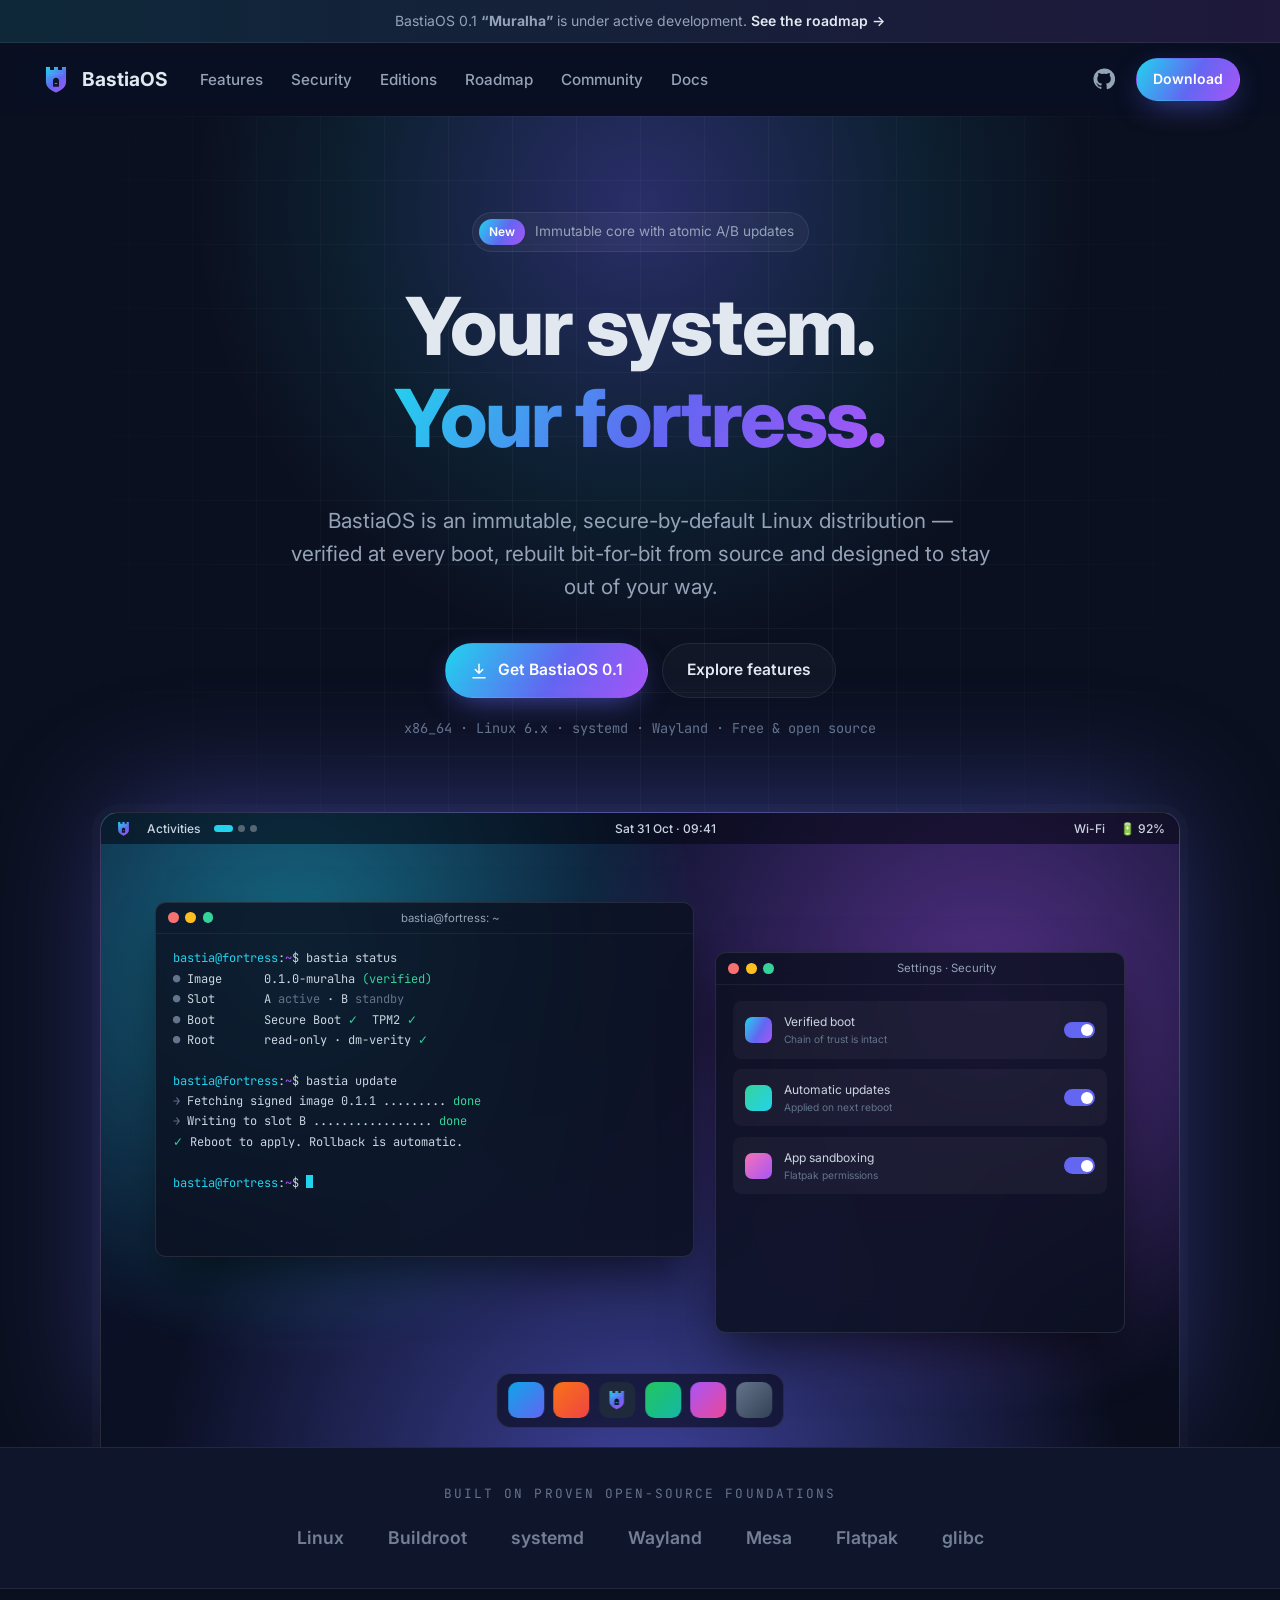
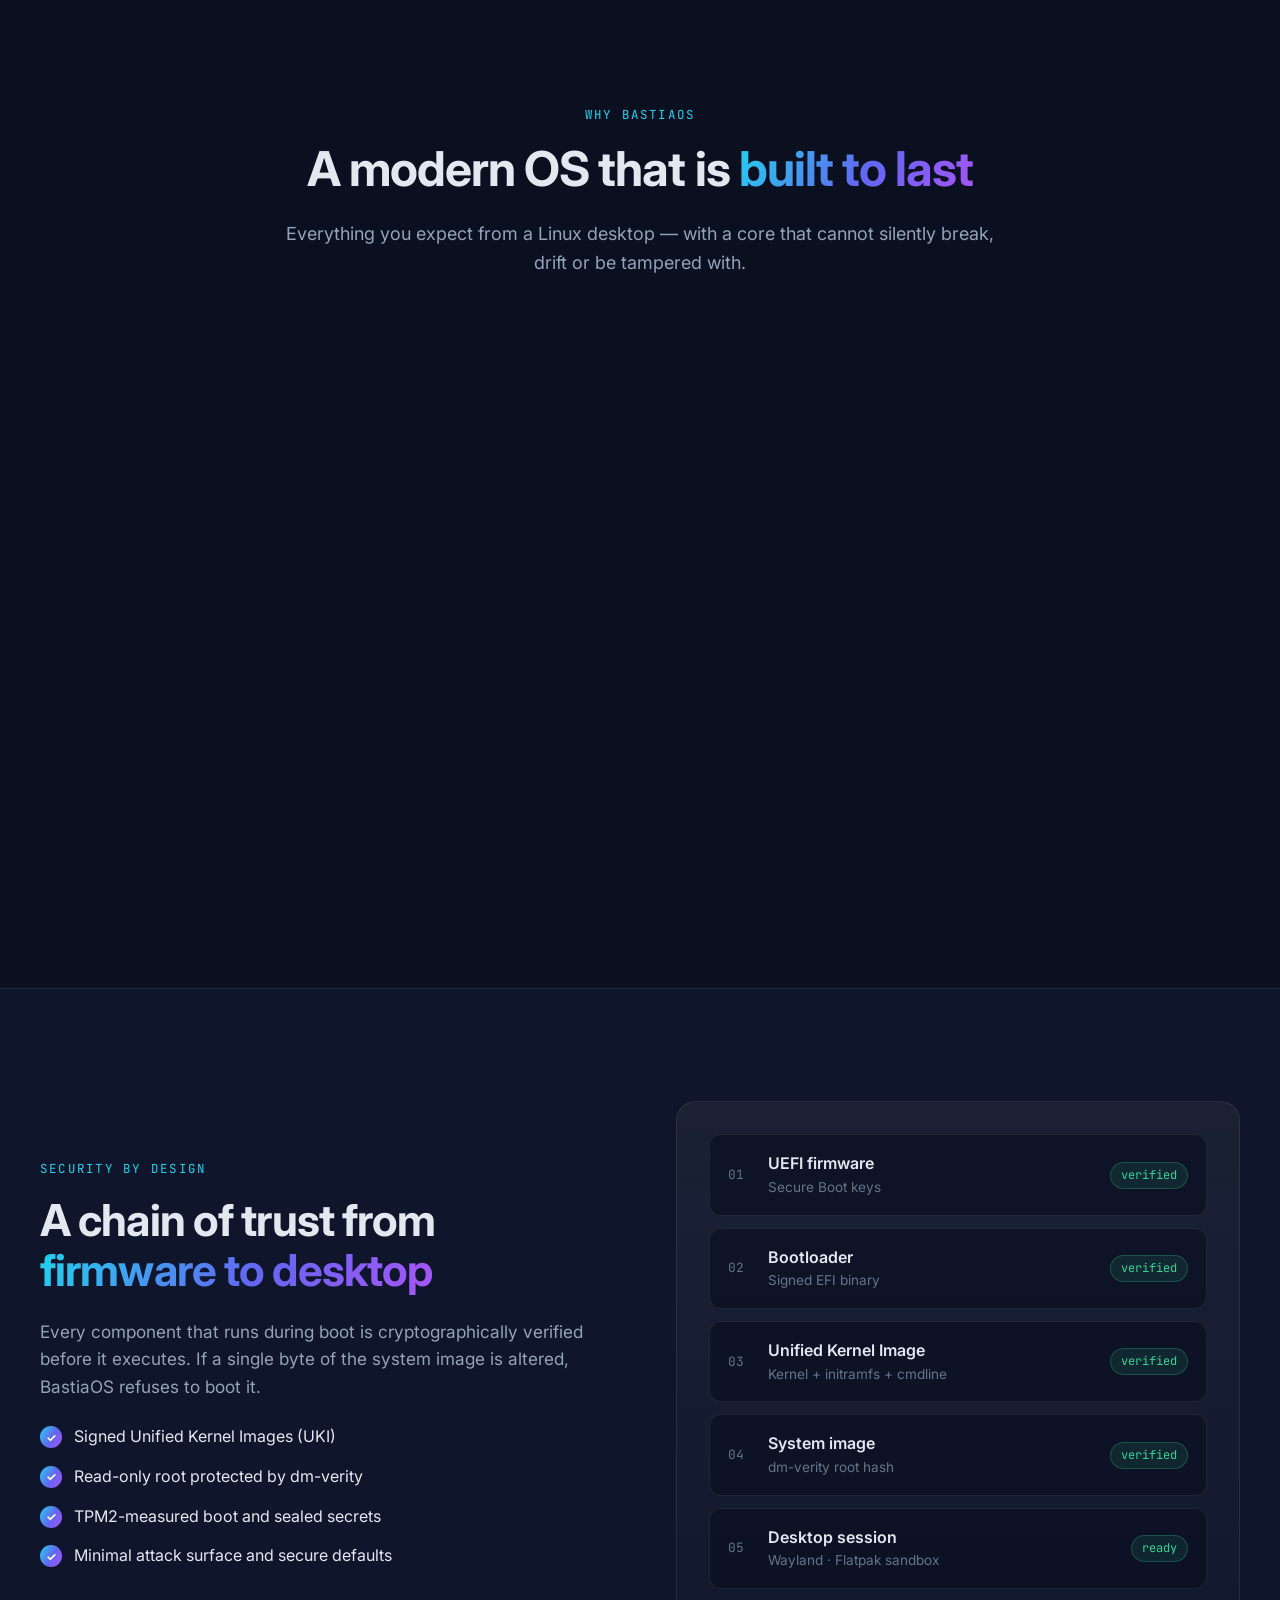
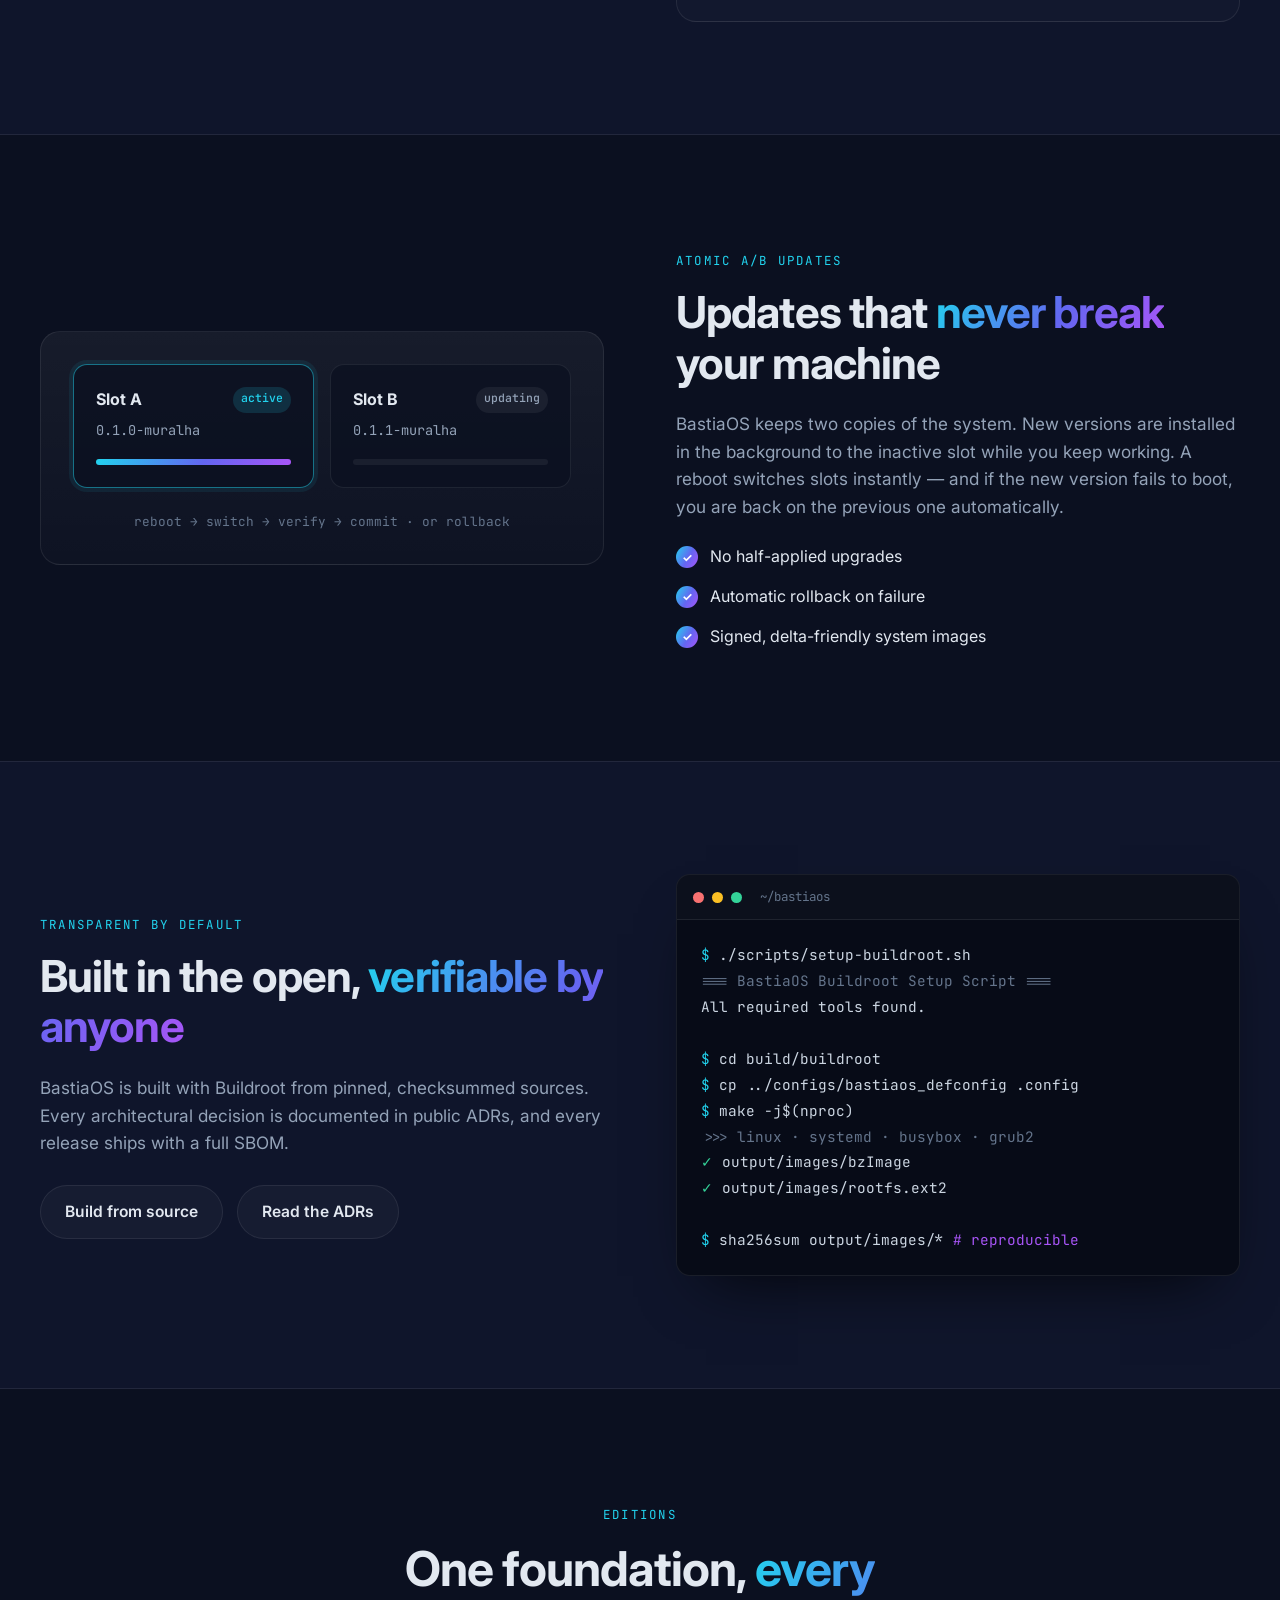
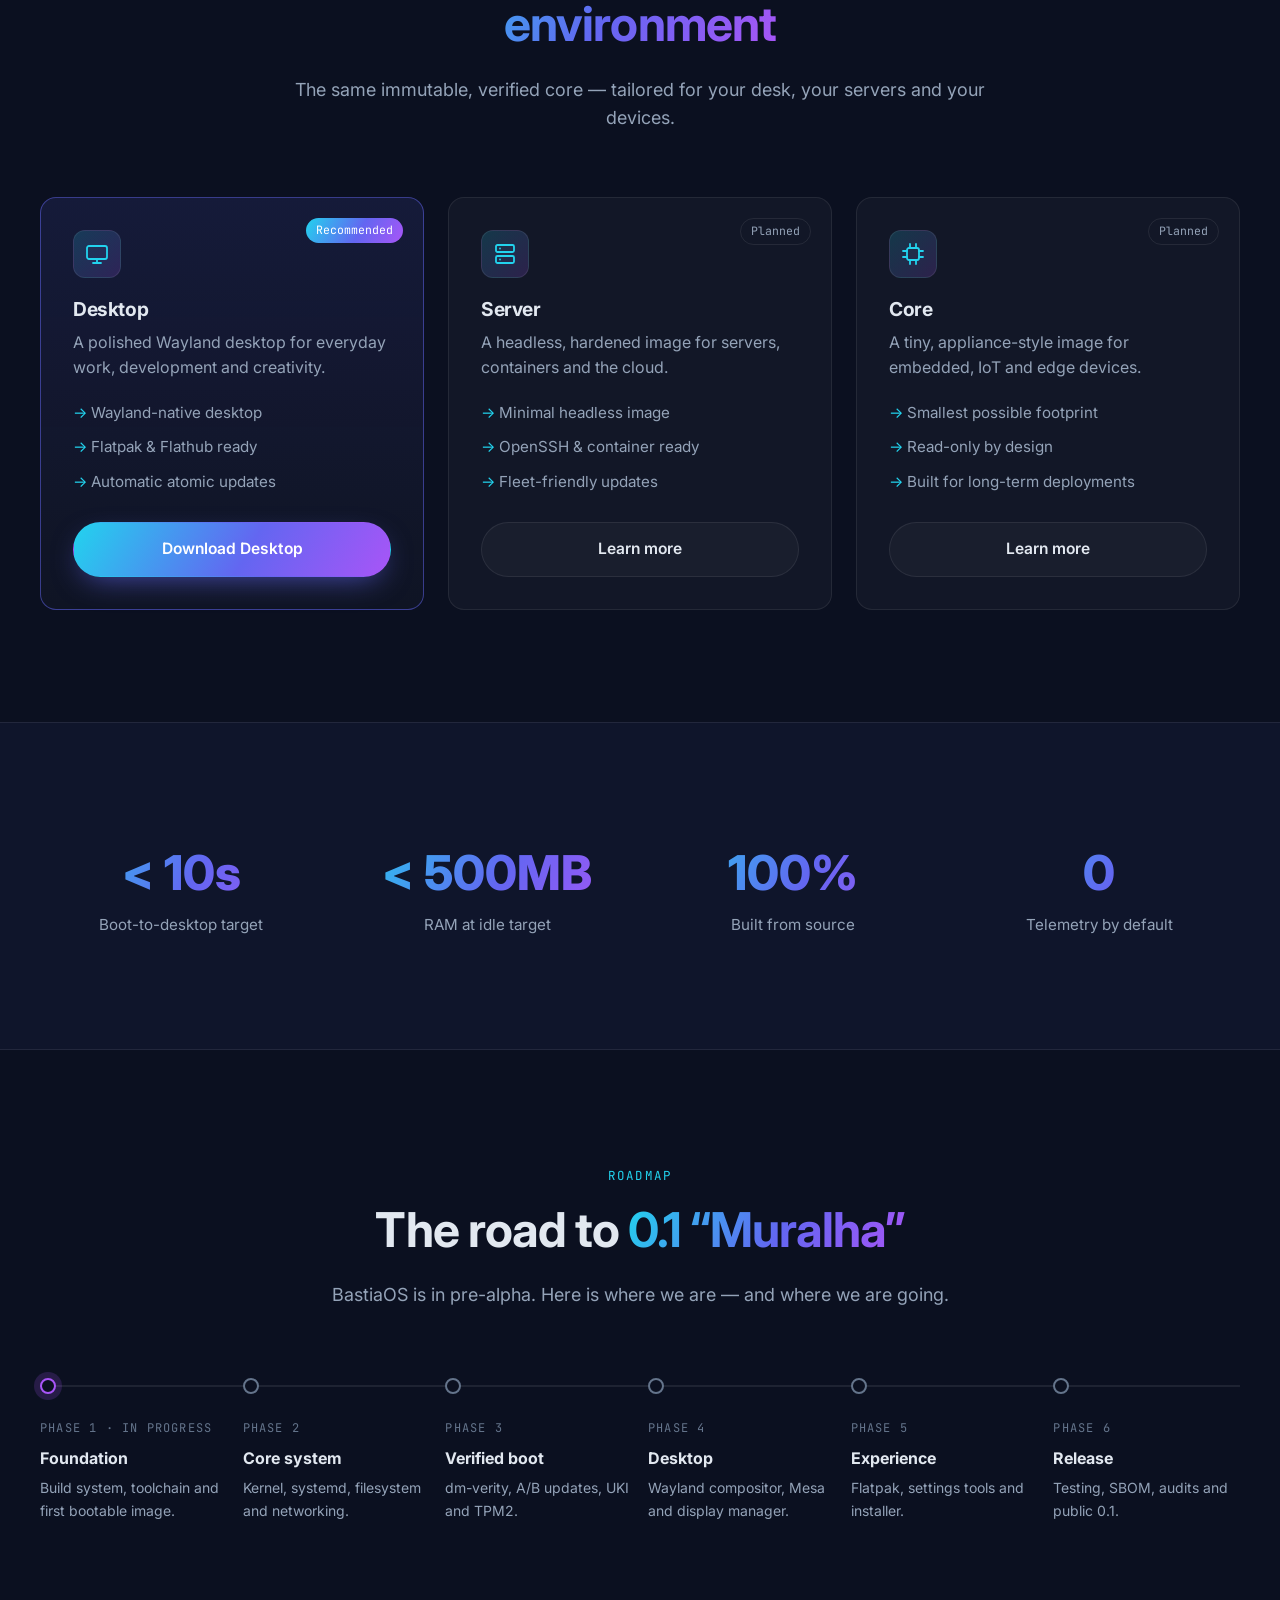
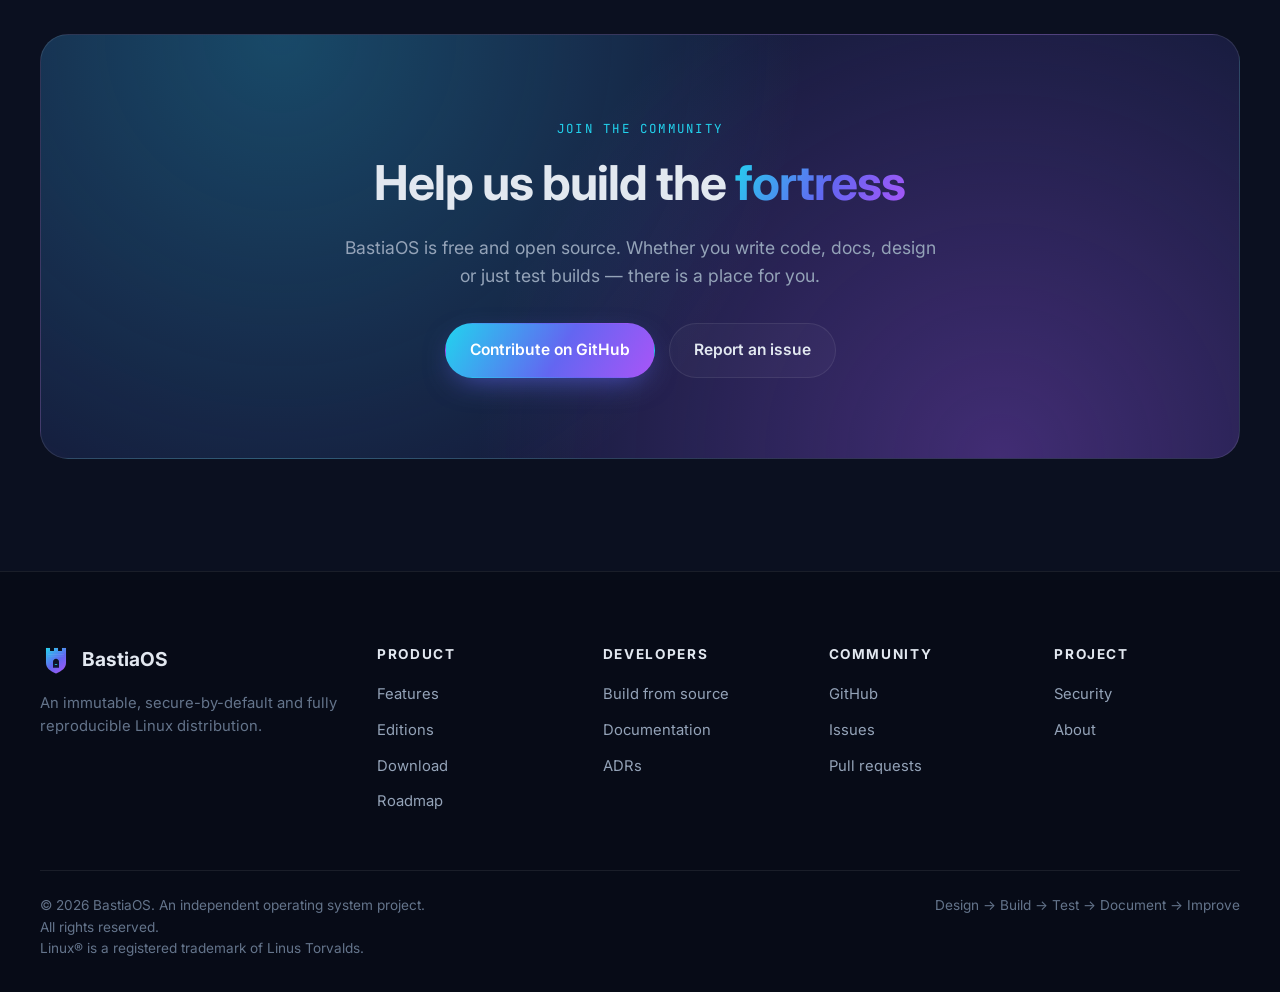
<file: index.html>
<!DOCTYPE html>
<html lang="en">
<head>
  <meta charset="UTF-8">
  <meta name="viewport" content="width=device-width, initial-scale=1.0">
  <title>BastiaOS — Your system. Your fortress.</title>
  <meta name="description" content="BastiaOS is an immutable, secure-by-default and fully reproducible Linux distribution with atomic updates, verified boot and a Wayland-native desktop.">
  <meta name="theme-color" content="#0b1020">
  <meta property="og:title" content="BastiaOS — Your system. Your fortress.">
  <meta property="og:description" content="An immutable, secure-by-default and fully reproducible Linux distribution.">
  <meta property="og:image" content="assets/img/boot-splash.svg">
  <link rel="icon" href="assets/img/logo-mark.svg" type="image/svg+xml">
  <link rel="preconnect" href="https://fonts.googleapis.com">
  <link rel="preconnect" href="https://fonts.gstatic.com" crossorigin>
  <link href="https://fonts.googleapis.com/css2?family=Inter:wght@400;500;600;700;800&family=JetBrains+Mono:wght@400;500&display=swap" rel="stylesheet">
  <link rel="stylesheet" href="css/style.css">
</head>
<body>

  <div class="announce">
    BastiaOS 0.1 <b>“Muralha”</b> is under active development. <a href="#roadmap">See the roadmap →</a>
  </div>

  <header class="nav" id="nav">
    <div class="container nav-inner">
      <a href="index.html" class="brand"><img src="assets/img/logo-mark.svg" alt="">BastiaOS</a>
      <ul class="nav-links">
        <li><a href="#features">Features</a></li>
        <li><a href="#security">Security</a></li>
        <li><a href="#editions">Editions</a></li>
        <li><a href="#roadmap">Roadmap</a></li>
        <li><a href="#community">Community</a></li>
        <li><a href="https://github.com/LeooMatheuss/bastiaos/tree/main/docs" target="_blank" rel="noopener">Docs</a></li>
      </ul>
      <div class="nav-cta">
        <a class="icon-link" href="https://github.com/LeooMatheuss/bastiaos" target="_blank" rel="noopener" aria-label="GitHub">
          <svg viewBox="0 0 24 24" fill="currentColor"><path d="M12 .5a11.5 11.5 0 0 0-3.64 22.41c.58.1.79-.25.79-.56v-2c-3.2.7-3.88-1.37-3.88-1.37-.53-1.33-1.28-1.69-1.28-1.69-1.05-.71.08-.7.08-.7 1.16.08 1.77 1.19 1.77 1.19 1.03 1.77 2.7 1.26 3.36.96.1-.75.4-1.26.73-1.55-2.55-.29-5.24-1.28-5.24-5.69 0-1.26.45-2.28 1.19-3.09-.12-.29-.52-1.46.11-3.05 0 0 .97-.31 3.17 1.18a11 11 0 0 1 5.78 0c2.2-1.49 3.17-1.18 3.17-1.18.63 1.59.23 2.76.11 3.05.74.81 1.19 1.83 1.19 3.09 0 4.42-2.69 5.39-5.26 5.68.41.36.78 1.06.78 2.14v3.17c0 .31.21.67.8.56A11.5 11.5 0 0 0 12 .5Z"/></svg>
        </a>
        <a href="download.html" class="btn btn-primary btn-sm">Download</a>
        <button class="menu-toggle" aria-label="Open menu" aria-expanded="false">
          <svg viewBox="0 0 24 24" fill="none" stroke="currentColor" stroke-width="2" stroke-linecap="round"><path d="M4 7h16M4 12h16M4 17h16"/></svg>
        </button>
      </div>
    </div>
  </header>

  <main>
    <section class="hero">
      <div class="hero-glow"></div>
      <div class="container">
        <div class="pill reveal"><b>New</b> Immutable core with atomic A/B updates</div>
        <h1 class="reveal">Your system.<br><span class="grad-text">Your fortress.</span></h1>
        <p class="lead reveal">BastiaOS is an immutable, secure-by-default Linux distribution — verified at every boot, rebuilt bit-for-bit from source and designed to stay out of your way.</p>
        <div class="hero-actions reveal">
          <a href="download.html" class="btn btn-primary">
            <svg viewBox="0 0 24 24" fill="none" stroke="currentColor" stroke-width="2" stroke-linecap="round" stroke-linejoin="round"><path d="M12 3v12m0 0 5-5m-5 5-5-5M4 21h16"/></svg>
            Get BastiaOS 0.1
          </a>
          <a href="#features" class="btn btn-ghost">Explore features</a>
        </div>
        <p class="hero-meta reveal">x86_64 · Linux 6.x · systemd · Wayland · Free &amp; open source</p>

        <div class="mockup-wrap">
          <div class="mockup" id="mockup" aria-label="BastiaOS desktop preview" role="img">
            <div class="mk-bar">
              <div class="l"><span class="dot"></span><span>Activities</span><span class="ws"><i></i><i></i><i></i></span></div>
              <div>Sat 31 Oct · 09:41</div>
              <div class="r"><span>Wi-Fi</span><span>🔋 92%</span></div>
            </div>
            <div class="mk-win mk-term">
              <div class="mk-head"><i></i><i></i><i></i><span>bastia@fortress: ~</span></div>
<pre><span class="p">bastia@fortress</span>:<span class="c">~</span>$ bastia status
<span class="d">●</span> Image      0.1.0-muralha <span class="ok">(verified)</span>
<span class="d">●</span> Slot       A <span class="d">active</span> · B <span class="d">standby</span>
<span class="d">●</span> Boot       Secure Boot <span class="ok">✓</span>  TPM2 <span class="ok">✓</span>
<span class="d">●</span> Root       read-only · dm-verity <span class="ok">✓</span>

<span class="p">bastia@fortress</span>:<span class="c">~</span>$ bastia update
<span class="d">→</span> Fetching signed image 0.1.1 ......... <span class="ok">done</span>
<span class="d">→</span> Writing to slot B ................. <span class="ok">done</span>
<span class="ok">✓</span> Reboot to apply. Rollback is automatic.

<span class="p">bastia@fortress</span>:<span class="c">~</span>$ <span class="cursor"></span></pre>
            </div>
            <div class="mk-win mk-set">
              <div class="mk-head"><i></i><i></i><i></i><span>Settings · Security</span></div>
              <div class="body">
                <div class="row"><span class="ico"></span><div>Verified boot<small>Chain of trust is intact</small></div><span class="tog"></span></div>
                <div class="row"><span class="ico b"></span><div>Automatic updates<small>Applied on next reboot</small></div><span class="tog"></span></div>
                <div class="row"><span class="ico c"></span><div>App sandboxing<small>Flatpak permissions</small></div><span class="tog"></span></div>
              </div>
            </div>
            <div class="mk-dock"><i></i><i></i><i></i><i></i><i></i><i></i></div>
          </div>
        </div>
      </div>
    </section>

    <section class="stack">
      <div class="container">
        <p>Built on proven open-source foundations</p>
        <ul>
          <li>Linux</li><li>Buildroot</li><li>systemd</li><li>Wayland</li><li>Mesa</li><li>Flatpak</li><li>glibc</li>
        </ul>
      </div>
    </section>

    <section class="section" id="features">
      <div class="container">
        <div class="section-head reveal">
          <span class="eyebrow">Why BastiaOS</span>
          <h2>A modern OS that is <span class="grad-text">built to last</span></h2>
          <p>Everything you expect from a Linux desktop — with a core that cannot silently break, drift or be tampered with.</p>
        </div>
        <div class="grid grid-3">
          <article class="card reveal">
            <div class="ficon"><svg viewBox="0 0 24 24" fill="none" stroke="currentColor" stroke-width="1.8" stroke-linecap="round" stroke-linejoin="round"><rect x="4" y="4" width="16" height="16" rx="2"/><path d="M4 10h16M10 4v16"/></svg></div>
            <h3>Immutable core</h3>
            <p>The root filesystem is read-only. Your system stays exactly as it was shipped — no configuration drift, no surprises.</p>
          </article>
          <article class="card reveal">
            <div class="ficon"><svg viewBox="0 0 24 24" fill="none" stroke="currentColor" stroke-width="1.8" stroke-linecap="round" stroke-linejoin="round"><path d="M3 12a9 9 0 0 1 15.5-6.2L21 8M21 3v5h-5M21 12a9 9 0 0 1-15.5 6.2L3 16M3 21v-5h5"/></svg></div>
            <h3>Atomic updates</h3>
            <p>Updates are written to a standby slot and switched in one step. If anything fails, BastiaOS rolls back on its own.</p>
          </article>
          <article class="card reveal">
            <div class="ficon"><svg viewBox="0 0 24 24" fill="none" stroke="currentColor" stroke-width="1.8" stroke-linecap="round" stroke-linejoin="round"><path d="M12 3 4 6v6c0 5 3.4 8.4 8 9 4.6-.6 8-4 8-9V6l-8-3Z"/><path d="m9 12 2 2 4-4"/></svg></div>
            <h3>Verified boot</h3>
            <p>UEFI Secure Boot, signed Unified Kernel Images, dm-verity and TPM2 measurements protect every step of startup.</p>
          </article>
          <article class="card reveal">
            <div class="ficon"><svg viewBox="0 0 24 24" fill="none" stroke="currentColor" stroke-width="1.8" stroke-linecap="round" stroke-linejoin="round"><path d="M16 18l6-6-6-6M8 6l-6 6 6 6"/></svg></div>
            <h3>Reproducible builds</h3>
            <p>Same source, same bytes. Anyone can rebuild BastiaOS and verify it matches the official release.</p>
          </article>
          <article class="card reveal">
            <div class="ficon"><svg viewBox="0 0 24 24" fill="none" stroke="currentColor" stroke-width="1.8" stroke-linecap="round" stroke-linejoin="round"><path d="M21 16V8l-9-5-9 5v8l9 5 9-5Z"/><path d="M3.3 7.5 12 12l8.7-4.5M12 21V12"/></svg></div>
            <h3>Sandboxed apps</h3>
            <p>Thousands of applications from Flathub, isolated from the base system with fine-grained permissions.</p>
          </article>
          <article class="card reveal">
            <div class="ficon"><svg viewBox="0 0 24 24" fill="none" stroke="currentColor" stroke-width="1.8" stroke-linecap="round" stroke-linejoin="round"><path d="M13 2 3 14h9l-1 8 10-12h-9l1-8Z"/></svg></div>
            <h3>Fast &amp; lightweight</h3>
            <p>A minimal base with no bloat. Targeting under 10 seconds to desktop and less than 500 MB of RAM at idle.</p>
          </article>
        </div>
      </div>
    </section>

    <section class="section alt" id="security">
      <div class="container split">
        <div class="text reveal">
          <span class="eyebrow">Security by design</span>
          <h2>A chain of trust from <span class="grad-text">firmware to desktop</span></h2>
          <p>Every component that runs during boot is cryptographically verified before it executes. If a single byte of the system image is altered, BastiaOS refuses to boot it.</p>
          <ul class="checks">
            <li>Signed Unified Kernel Images (UKI)</li>
            <li>Read-only root protected by dm-verity</li>
            <li>TPM2-measured boot and sealed secrets</li>
            <li>Minimal attack surface and secure defaults</li>
          </ul>
        </div>
        <div class="panel reveal">
          <div class="chain">
            <div class="chain-step"><span class="n">01</span><div><b>UEFI firmware</b><small>Secure Boot keys</small></div><span class="st">verified</span></div>
            <div class="chain-step"><span class="n">02</span><div><b>Bootloader</b><small>Signed EFI binary</small></div><span class="st">verified</span></div>
            <div class="chain-step"><span class="n">03</span><div><b>Unified Kernel Image</b><small>Kernel + initramfs + cmdline</small></div><span class="st">verified</span></div>
            <div class="chain-step"><span class="n">04</span><div><b>System image</b><small>dm-verity root hash</small></div><span class="st">verified</span></div>
            <div class="chain-step"><span class="n">05</span><div><b>Desktop session</b><small>Wayland · Flatpak sandbox</small></div><span class="st">ready</span></div>
          </div>
        </div>
      </div>
    </section>

    <section class="section">
      <div class="container split rev">
        <div class="text reveal">
          <span class="eyebrow">Atomic A/B updates</span>
          <h2>Updates that <span class="grad-text">never break</span> your machine</h2>
          <p>BastiaOS keeps two copies of the system. New versions are installed in the background to the inactive slot while you keep working. A reboot switches slots instantly — and if the new version fails to boot, you are back on the previous one automatically.</p>
          <ul class="checks">
            <li>No half-applied upgrades</li>
            <li>Automatic rollback on failure</li>
            <li>Signed, delta-friendly system images</li>
          </ul>
        </div>
        <div class="panel reveal">
          <div class="ab">
            <div class="slot active"><h4>Slot A <span>active</span></h4><code>0.1.0-muralha</code><div class="bar"><i></i></div></div>
            <div class="slot"><h4>Slot B <span>updating</span></h4><code>0.1.1-muralha</code><div class="bar"><i></i></div></div>
            <div class="ab-foot">reboot → switch → verify → commit · or rollback</div>
          </div>
        </div>
      </div>
    </section>

    <section class="section alt">
      <div class="container split">
        <div class="text reveal">
          <span class="eyebrow">Transparent by default</span>
          <h2>Built in the open, <span class="grad-text">verifiable by anyone</span></h2>
          <p>BastiaOS is built with Buildroot from pinned, checksummed sources. Every architectural decision is documented in public ADRs, and every release ships with a full SBOM.</p>
          <div class="hero-actions" style="justify-content:flex-start;margin-top:28px">
            <a href="download.html#source" class="btn btn-ghost">Build from source</a>
            <a href="https://github.com/LeooMatheuss/bastiaos/tree/main/docs/decisions" target="_blank" rel="noopener" class="btn btn-ghost">Read the ADRs</a>
          </div>
        </div>
        <div class="term reveal">
          <div class="term-head"><i></i><i></i><i></i><span>~/bastiaos</span></div>
<pre><span class="p">$</span> ./scripts/setup-buildroot.sh
<span class="d">=== BastiaOS Buildroot Setup Script ===</span>
All required tools found.

<span class="p">$</span> cd build/buildroot
<span class="p">$</span> cp ../configs/bastiaos_defconfig .config
<span class="p">$</span> make -j$(nproc)
<span class="d">>>> linux · systemd · busybox · grub2</span>
<span class="ok">✓</span> output/images/bzImage
<span class="ok">✓</span> output/images/rootfs.ext2

<span class="p">$</span> sha256sum output/images/* <span class="c"># reproducible</span></pre>
        </div>
      </div>
    </section>

    <section class="section" id="editions">
      <div class="container">
        <div class="section-head reveal">
          <span class="eyebrow">Editions</span>
          <h2>One foundation, <span class="grad-text">every environment</span></h2>
          <p>The same immutable, verified core — tailored for your desk, your servers and your devices.</p>
        </div>
        <div class="grid grid-3">
          <article class="card edition featured reveal">
            <span class="tag">Recommended</span>
            <div class="ficon"><svg viewBox="0 0 24 24" fill="none" stroke="currentColor" stroke-width="1.8" stroke-linecap="round" stroke-linejoin="round"><rect x="2" y="4" width="20" height="13" rx="2"/><path d="M8 21h8M12 17v4"/></svg></div>
            <h3>Desktop</h3>
            <p>A polished Wayland desktop for everyday work, development and creativity.</p>
            <ul><li>Wayland-native desktop</li><li>Flatpak &amp; Flathub ready</li><li>Automatic atomic updates</li></ul>
            <a href="download.html" class="btn btn-primary">Download Desktop</a>
          </article>
          <article class="card edition reveal">
            <span class="tag">Planned</span>
            <div class="ficon"><svg viewBox="0 0 24 24" fill="none" stroke="currentColor" stroke-width="1.8" stroke-linecap="round" stroke-linejoin="round"><rect x="3" y="3" width="18" height="7" rx="1.5"/><rect x="3" y="14" width="18" height="7" rx="1.5"/><path d="M7 6.5h.01M7 17.5h.01"/></svg></div>
            <h3>Server</h3>
            <p>A headless, hardened image for servers, containers and the cloud.</p>
            <ul><li>Minimal headless image</li><li>OpenSSH &amp; container ready</li><li>Fleet-friendly updates</li></ul>
            <a href="download.html" class="btn btn-ghost">Learn more</a>
          </article>
          <article class="card edition reveal">
            <span class="tag">Planned</span>
            <div class="ficon"><svg viewBox="0 0 24 24" fill="none" stroke="currentColor" stroke-width="1.8" stroke-linecap="round" stroke-linejoin="round"><rect x="6" y="6" width="12" height="12" rx="2"/><path d="M9 2v4M15 2v4M9 18v4M15 18v4M2 9h4M2 15h4M18 9h4M18 15h4"/></svg></div>
            <h3>Core</h3>
            <p>A tiny, appliance-style image for embedded, IoT and edge devices.</p>
            <ul><li>Smallest possible footprint</li><li>Read-only by design</li><li>Built for long-term deployments</li></ul>
            <a href="download.html" class="btn btn-ghost">Learn more</a>
          </article>
        </div>
      </div>
    </section>

    <section class="section alt">
      <div class="container">
        <div class="stats">
          <div class="stat reveal"><b class="grad-text">&lt; 10s</b><span>Boot-to-desktop target</span></div>
          <div class="stat reveal"><b class="grad-text">&lt; 500MB</b><span>RAM at idle target</span></div>
          <div class="stat reveal"><b class="grad-text">100%</b><span>Built from source</span></div>
          <div class="stat reveal"><b class="grad-text">0</b><span>Telemetry by default</span></div>
        </div>
      </div>
    </section>

    <section class="section" id="roadmap">
      <div class="container">
        <div class="section-head reveal">
          <span class="eyebrow">Roadmap</span>
          <h2>The road to <span class="grad-text">0.1 “Muralha”</span></h2>
          <p>BastiaOS is in pre-alpha. Here is where we are — and where we are going.</p>
        </div>
        <div class="timeline reveal">
          <div class="tl now"><small>Phase 1 · in progress</small><h4>Foundation</h4><p>Build system, toolchain and first bootable image.</p></div>
          <div class="tl"><small>Phase 2</small><h4>Core system</h4><p>Kernel, systemd, filesystem and networking.</p></div>
          <div class="tl"><small>Phase 3</small><h4>Verified boot</h4><p>dm-verity, A/B updates, UKI and TPM2.</p></div>
          <div class="tl"><small>Phase 4</small><h4>Desktop</h4><p>Wayland compositor, Mesa and display manager.</p></div>
          <div class="tl"><small>Phase 5</small><h4>Experience</h4><p>Flatpak, settings tools and installer.</p></div>
          <div class="tl"><small>Phase 6</small><h4>Release</h4><p>Testing, SBOM, audits and public 0.1.</p></div>
        </div>
      </div>
    </section>

    <section class="section" id="community" style="padding-top:0">
      <div class="container">
        <div class="cta reveal">
          <span class="eyebrow">Join the community</span>
          <h2>Help us build the <span class="grad-text">fortress</span></h2>
          <p>BastiaOS is free and open source. Whether you write code, docs, design or just test builds — there is a place for you.</p>
          <div class="hero-actions">
            <a href="https://github.com/LeooMatheuss/bastiaos" target="_blank" rel="noopener" class="btn btn-primary">Contribute on GitHub</a>
            <a href="https://github.com/LeooMatheuss/bastiaos/issues" target="_blank" rel="noopener" class="btn btn-ghost">Report an issue</a>
          </div>
        </div>
      </div>
    </section>
  </main>

  <footer class="footer">
    <div class="container">
      <div class="footer-grid">
        <div class="about">
          <a href="index.html" class="brand"><img src="assets/img/logo-mark.svg" alt="">BastiaOS</a>
          <p>An immutable, secure-by-default and fully reproducible Linux distribution.</p>
        </div>
        <div><h5>Product</h5><ul><li><a href="#features">Features</a></li><li><a href="#editions">Editions</a></li><li><a href="download.html">Download</a></li><li><a href="#roadmap">Roadmap</a></li></ul></div>
        <div><h5>Developers</h5><ul><li><a href="download.html#source">Build from source</a></li><li><a href="https://github.com/LeooMatheuss/bastiaos/tree/main/docs" target="_blank" rel="noopener">Documentation</a></li><li><a href="https://github.com/LeooMatheuss/bastiaos/tree/main/docs/decisions" target="_blank" rel="noopener">ADRs</a></li></ul></div>
        <div><h5>Community</h5><ul><li><a href="https://github.com/LeooMatheuss/bastiaos" target="_blank" rel="noopener">GitHub</a></li><li><a href="https://github.com/LeooMatheuss/bastiaos/issues" target="_blank" rel="noopener">Issues</a></li><li><a href="https://github.com/LeooMatheuss/bastiaos/pulls" target="_blank" rel="noopener">Pull requests</a></li></ul></div>
        <div><h5>Project</h5><ul><li><a href="#security">Security</a></li><li><a href="https://github.com/LeooMatheuss/bastiaos/blob/main/README.md" target="_blank" rel="noopener">About</a></li></ul></div>
      </div>
      <div class="footer-bottom">
        <span>© <span id="year">2026</span> BastiaOS. An independent operating system project.<br>All rights reserved.<br>Linux® is a registered trademark of Linus Torvalds.</span>
        <span>Design → Build → Test → Document → Improve</span>
      </div>
    </div>
  </footer>

  <script src="js/main.js"></script>
</body>
</html>
</file>
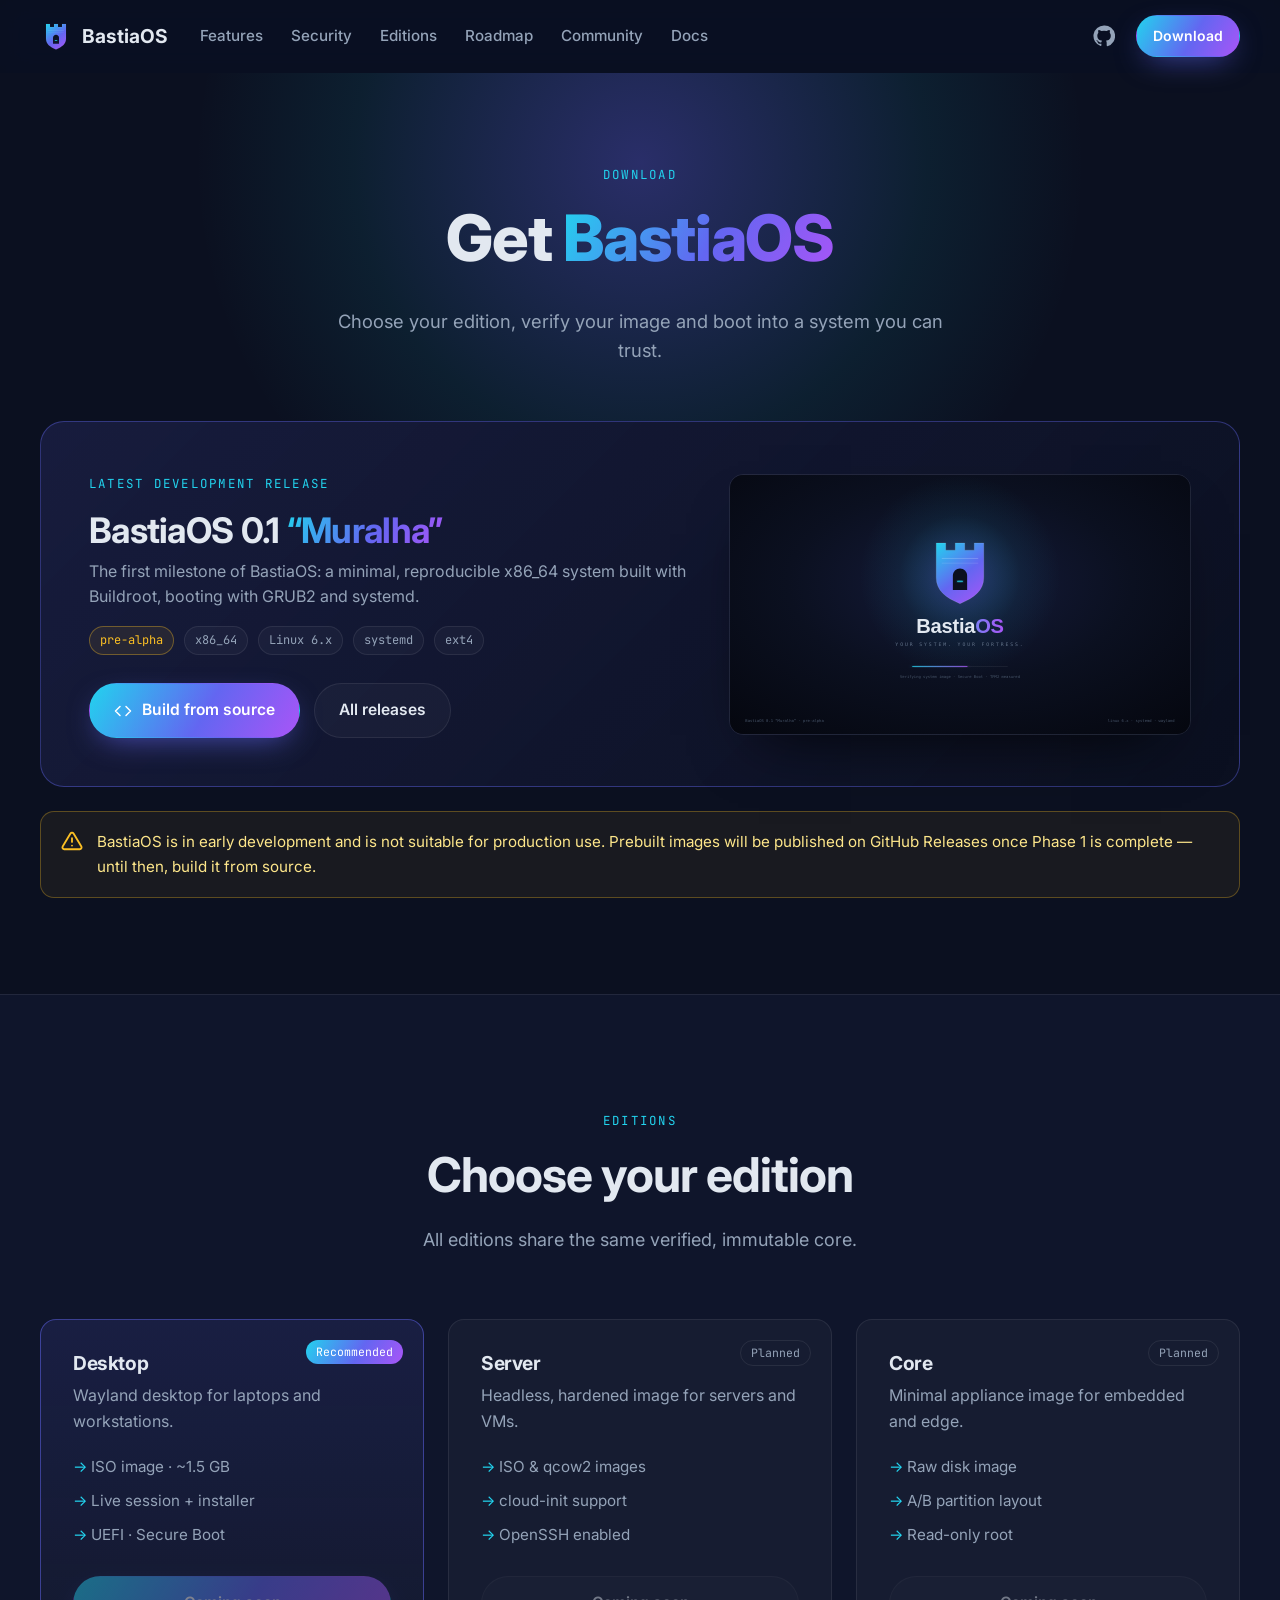
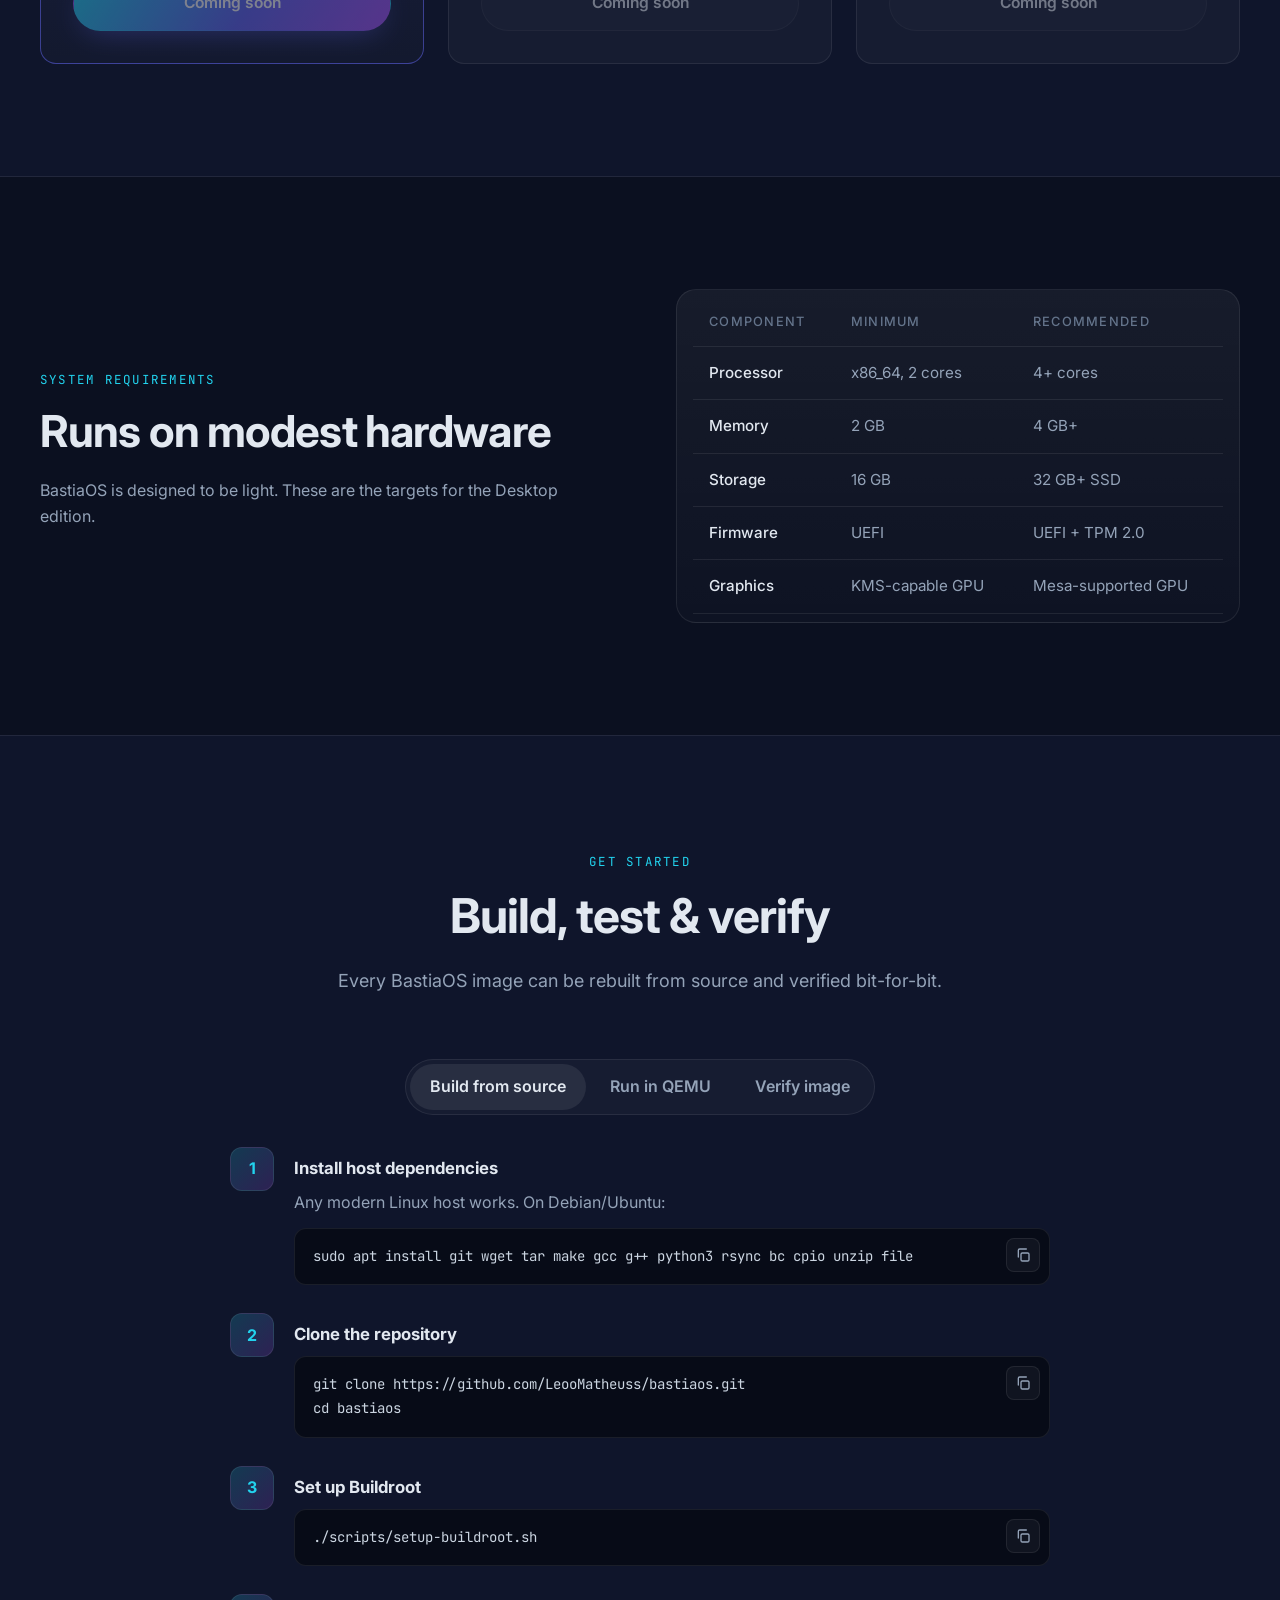
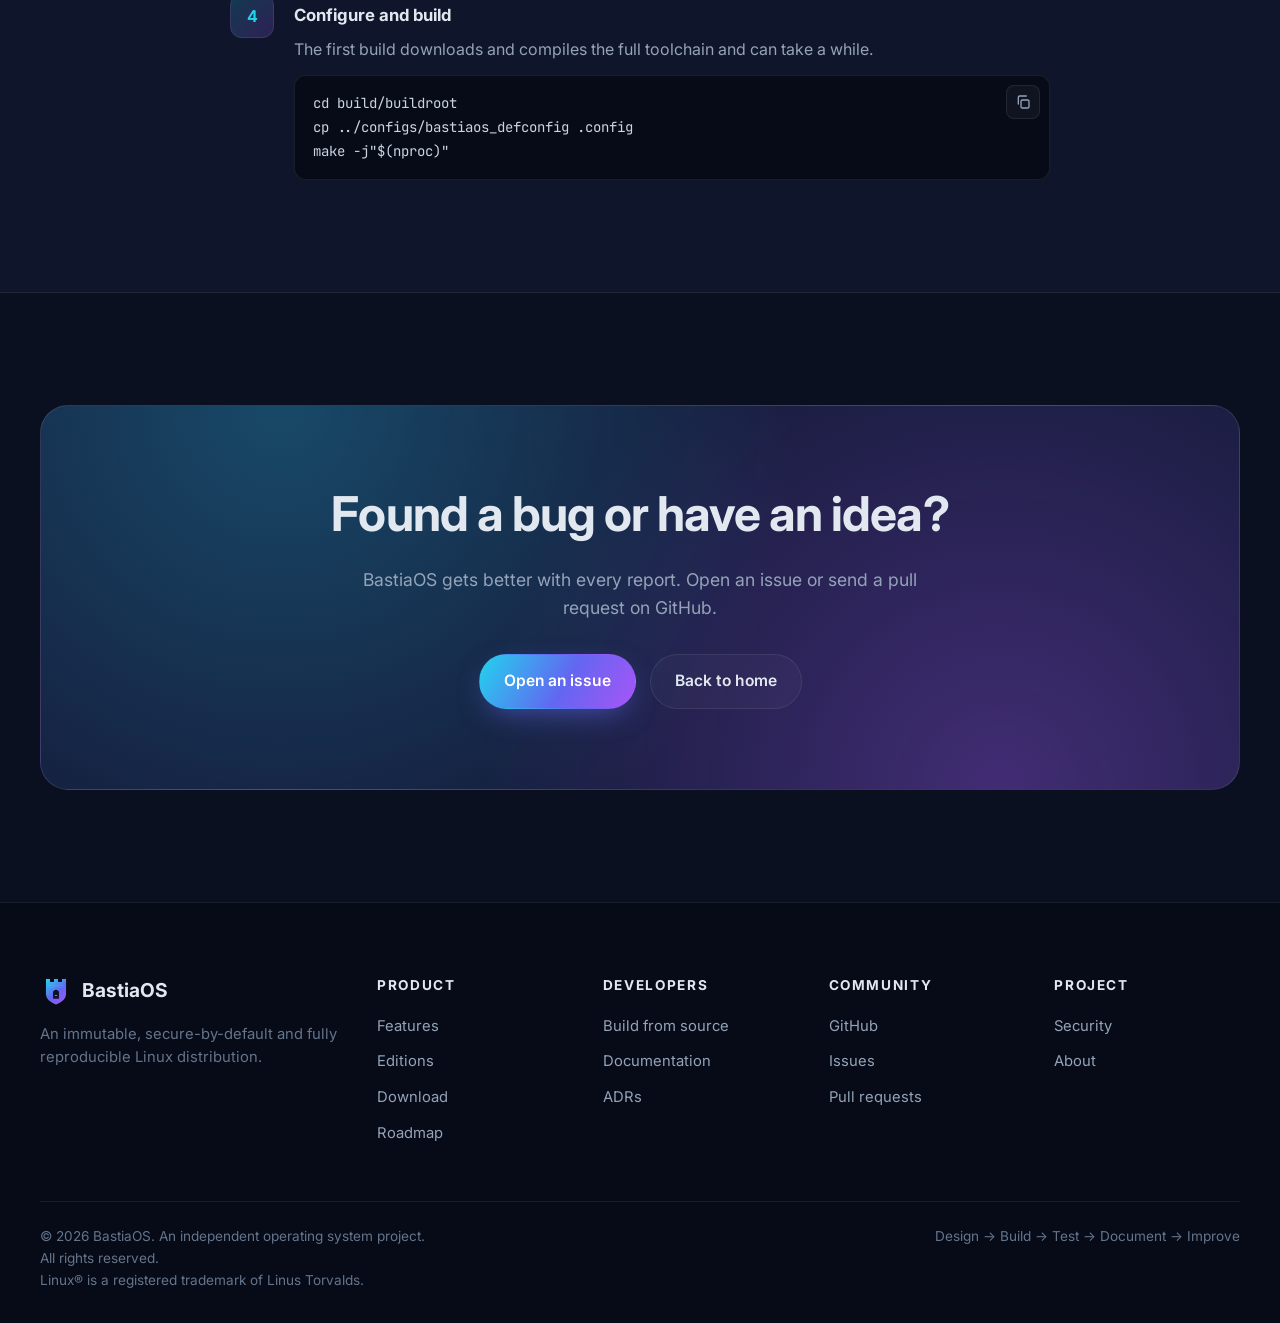
<file: download.html>
<!DOCTYPE html>
<html lang="en">
<head>
  <meta charset="UTF-8">
  <meta name="viewport" content="width=device-width, initial-scale=1.0">
  <title>Download BastiaOS</title>
  <meta name="description" content="Download BastiaOS or build it from source. Immutable, secure-by-default and fully reproducible Linux.">
  <meta name="theme-color" content="#0b1020">
  <link rel="icon" href="assets/img/logo-mark.svg" type="image/svg+xml">
  <link rel="preconnect" href="https://fonts.googleapis.com">
  <link rel="preconnect" href="https://fonts.gstatic.com" crossorigin>
  <link href="https://fonts.googleapis.com/css2?family=Inter:wght@400;500;600;700;800&family=JetBrains+Mono:wght@400;500&display=swap" rel="stylesheet">
  <link rel="stylesheet" href="css/style.css">
</head>
<body>

  <header class="nav" id="nav">
    <div class="container nav-inner">
      <a href="index.html" class="brand"><img src="assets/img/logo-mark.svg" alt="">BastiaOS</a>
      <ul class="nav-links">
        <li><a href="index.html#features">Features</a></li>
        <li><a href="index.html#security">Security</a></li>
        <li><a href="index.html#editions">Editions</a></li>
        <li><a href="index.html#roadmap">Roadmap</a></li>
        <li><a href="index.html#community">Community</a></li>
        <li><a href="https://github.com/LeooMatheuss/bastiaos/tree/main/docs" target="_blank" rel="noopener">Docs</a></li>
      </ul>
      <div class="nav-cta">
        <a class="icon-link" href="https://github.com/LeooMatheuss/bastiaos" target="_blank" rel="noopener" aria-label="GitHub">
          <svg viewBox="0 0 24 24" fill="currentColor"><path d="M12 .5a11.5 11.5 0 0 0-3.64 22.41c.58.1.79-.25.79-.56v-2c-3.2.7-3.88-1.37-3.88-1.37-.53-1.33-1.28-1.69-1.28-1.69-1.05-.71.08-.7.08-.7 1.16.08 1.77 1.19 1.77 1.19 1.03 1.77 2.7 1.26 3.36.96.1-.75.4-1.26.73-1.55-2.55-.29-5.24-1.28-5.24-5.69 0-1.26.45-2.28 1.19-3.09-.12-.29-.52-1.46.11-3.05 0 0 .97-.31 3.17 1.18a11 11 0 0 1 5.78 0c2.2-1.49 3.17-1.18 3.17-1.18.63 1.59.23 2.76.11 3.05.74.81 1.19 1.83 1.19 3.09 0 4.42-2.69 5.39-5.26 5.68.41.36.78 1.06.78 2.14v3.17c0 .31.21.67.8.56A11.5 11.5 0 0 0 12 .5Z"/></svg>
        </a>
        <a href="download.html" class="btn btn-primary btn-sm">Download</a>
        <button class="menu-toggle" aria-label="Open menu" aria-expanded="false">
          <svg viewBox="0 0 24 24" fill="none" stroke="currentColor" stroke-width="2" stroke-linecap="round"><path d="M4 7h16M4 12h16M4 17h16"/></svg>
        </button>
      </div>
    </div>
  </header>

  <main>
    <section class="page-hero">
      <div class="hero-glow"></div>
      <div class="container" style="position:relative">
        <span class="eyebrow reveal">Download</span>
        <h1 class="reveal">Get <span class="grad-text">BastiaOS</span></h1>
        <p class="reveal">Choose your edition, verify your image and boot into a system you can trust.</p>
      </div>
    </section>

    <section style="padding-bottom:96px">
      <div class="container">
        <div class="release reveal">
          <div>
            <span class="eyebrow">Latest development release</span>
            <h2>BastiaOS 0.1 <span class="grad-text">“Muralha”</span></h2>
            <p style="color:var(--muted)">The first milestone of BastiaOS: a minimal, reproducible x86_64 system built with Buildroot, booting with GRUB2 and systemd.</p>
            <div class="meta">
              <span class="badge warn">pre-alpha</span>
              <span class="badge">x86_64</span>
              <span class="badge">Linux 6.x</span>
              <span class="badge">systemd</span>
              <span class="badge">ext4</span>
            </div>
            <div class="hero-actions" style="justify-content:flex-start">
              <a href="#source" class="btn btn-primary">
                <svg viewBox="0 0 24 24" fill="none" stroke="currentColor" stroke-width="2" stroke-linecap="round" stroke-linejoin="round"><path d="M16 18l6-6-6-6M8 6l-6 6 6 6"/></svg>
                Build from source
              </a>
              <a href="https://github.com/LeooMatheuss/bastiaos/releases" target="_blank" rel="noopener" class="btn btn-ghost">All releases</a>
            </div>
          </div>
          <img src="assets/img/boot-splash.svg" alt="BastiaOS boot splash">
        </div>

        <div class="notice reveal" style="margin-top:24px">
          <svg viewBox="0 0 24 24" fill="none" stroke="currentColor" stroke-width="2" stroke-linecap="round" stroke-linejoin="round"><path d="M12 9v4m0 4h.01M10.3 3.9 1.8 18a2 2 0 0 0 1.7 3h17a2 2 0 0 0 1.7-3L13.7 3.9a2 2 0 0 0-3.4 0Z"/></svg>
          <span>BastiaOS is in early development and is not suitable for production use. Prebuilt images will be published on GitHub Releases once Phase 1 is complete — until then, build it from source.</span>
        </div>
      </div>
    </section>

    <section class="section alt">
      <div class="container">
        <div class="section-head reveal">
          <span class="eyebrow">Editions</span>
          <h2>Choose your edition</h2>
          <p>All editions share the same verified, immutable core.</p>
        </div>
        <div class="grid grid-3">
          <article class="card edition featured reveal">
            <span class="tag">Recommended</span>
            <h3>Desktop</h3>
            <p>Wayland desktop for laptops and workstations.</p>
            <ul><li>ISO image · ~1.5 GB</li><li>Live session + installer</li><li>UEFI · Secure Boot</li></ul>
            <span class="btn btn-primary is-disabled">Coming soon</span>
          </article>
          <article class="card edition reveal">
            <span class="tag">Planned</span>
            <h3>Server</h3>
            <p>Headless, hardened image for servers and VMs.</p>
            <ul><li>ISO &amp; qcow2 images</li><li>cloud-init support</li><li>OpenSSH enabled</li></ul>
            <span class="btn btn-ghost is-disabled">Coming soon</span>
          </article>
          <article class="card edition reveal">
            <span class="tag">Planned</span>
            <h3>Core</h3>
            <p>Minimal appliance image for embedded and edge.</p>
            <ul><li>Raw disk image</li><li>A/B partition layout</li><li>Read-only root</li></ul>
            <span class="btn btn-ghost is-disabled">Coming soon</span>
          </article>
        </div>
      </div>
    </section>

    <section class="section">
      <div class="container split">
        <div class="reveal">
          <span class="eyebrow">System requirements</span>
          <h2>Runs on modest hardware</h2>
          <p style="color:var(--muted)">BastiaOS is designed to be light. These are the targets for the Desktop edition.</p>
        </div>
        <div class="panel reveal" style="padding:8px 16px">
          <table class="table">
            <thead><tr><th>Component</th><th>Minimum</th><th>Recommended</th></tr></thead>
            <tbody>
              <tr><td>Processor</td><td>x86_64, 2 cores</td><td>4+ cores</td></tr>
              <tr><td>Memory</td><td>2 GB</td><td>4 GB+</td></tr>
              <tr><td>Storage</td><td>16 GB</td><td>32 GB+ SSD</td></tr>
              <tr><td>Firmware</td><td>UEFI</td><td>UEFI + TPM 2.0</td></tr>
              <tr><td>Graphics</td><td>KMS-capable GPU</td><td>Mesa-supported GPU</td></tr>
            </tbody>
          </table>
        </div>
      </div>
    </section>

    <section class="section alt" id="source">
      <div class="container">
        <div class="section-head reveal">
          <span class="eyebrow">Get started</span>
          <h2>Build, test &amp; verify</h2>
          <p>Every BastiaOS image can be rebuilt from source and verified bit-for-bit.</p>
        </div>

        <div style="text-align:center" class="reveal">
          <div class="tabs" role="tablist">
            <button class="tab active" role="tab" data-tab="build">Build from source</button>
            <button class="tab" role="tab" data-tab="qemu">Run in QEMU</button>
            <button class="tab" role="tab" data-tab="verify">Verify image</button>
          </div>
        </div>

        <div class="tab-panel active reveal" data-panel="build" style="max-width:820px;margin:0 auto">
          <div class="steps">
            <div class="step"><div>
              <h4>Install host dependencies</h4>
              <p>Any modern Linux host works. On Debian/Ubuntu:</p>
              <div class="code"><pre>sudo apt install git wget tar make gcc g++ python3 rsync bc cpio unzip file</pre></div>
            </div></div>
            <div class="step"><div>
              <h4>Clone the repository</h4>
              <div class="code"><pre>git clone https://github.com/LeooMatheuss/bastiaos.git
cd bastiaos</pre></div>
            </div></div>
            <div class="step"><div>
              <h4>Set up Buildroot</h4>
              <div class="code"><pre>./scripts/setup-buildroot.sh</pre></div>
            </div></div>
            <div class="step"><div>
              <h4>Configure and build</h4>
              <p>The first build downloads and compiles the full toolchain and can take a while.</p>
              <div class="code"><pre>cd build/buildroot
cp ../configs/bastiaos_defconfig .config
make -j"$(nproc)"</pre></div>
            </div></div>
          </div>
        </div>

        <div class="tab-panel" data-panel="qemu" style="max-width:820px;margin:0 auto">
          <div class="steps">
            <div class="step"><div>
              <h4>Install QEMU</h4>
              <div class="code"><pre>sudo apt install qemu-system-x86</pre></div>
            </div></div>
            <div class="step"><div>
              <h4>Boot the image</h4>
              <p>From <code>build/buildroot</code>, after a successful build:</p>
              <div class="code"><pre>qemu-system-x86_64 \
    -kernel output/images/bzImage \
    -drive file=output/images/rootfs.ext2,format=raw \
    -append "root=/dev/sda console=ttyS0" \
    -nographic \
    -m 512M</pre></div>
            </div></div>
          </div>
        </div>

        <div class="tab-panel" data-panel="verify" style="max-width:820px;margin:0 auto">
          <div class="steps">
            <div class="step"><div>
              <h4>Download the checksums</h4>
              <p>Each release publishes a <code>SHA256SUMS</code> file and its signature next to the images.</p>
              <div class="code"><pre>wget https://github.com/LeooMatheuss/bastiaos/releases/latest/download/SHA256SUMS
wget https://github.com/LeooMatheuss/bastiaos/releases/latest/download/SHA256SUMS.sig</pre></div>
            </div></div>
            <div class="step"><div>
              <h4>Check the image</h4>
              <div class="code"><pre>sha256sum --check --ignore-missing SHA256SUMS</pre></div>
            </div></div>
            <div class="step"><div>
              <h4>Reproduce it yourself</h4>
              <p>Build the same release tag from source and compare hashes — they should match exactly.</p>
              <div class="code"><pre>sha256sum build/buildroot/output/images/*</pre></div>
            </div></div>
          </div>
        </div>
      </div>
    </section>

    <section class="section">
      <div class="container">
        <div class="cta reveal">
          <h2>Found a bug or have an idea?</h2>
          <p>BastiaOS gets better with every report. Open an issue or send a pull request on GitHub.</p>
          <div class="hero-actions">
            <a href="https://github.com/LeooMatheuss/bastiaos/issues/new" target="_blank" rel="noopener" class="btn btn-primary">Open an issue</a>
            <a href="index.html" class="btn btn-ghost">Back to home</a>
          </div>
        </div>
      </div>
    </section>
  </main>

  <footer class="footer">
    <div class="container">
      <div class="footer-grid">
        <div class="about">
          <a href="index.html" class="brand"><img src="assets/img/logo-mark.svg" alt="">BastiaOS</a>
          <p>An immutable, secure-by-default and fully reproducible Linux distribution.</p>
        </div>
        <div><h5>Product</h5><ul><li><a href="index.html#features">Features</a></li><li><a href="index.html#editions">Editions</a></li><li><a href="download.html">Download</a></li><li><a href="index.html#roadmap">Roadmap</a></li></ul></div>
        <div><h5>Developers</h5><ul><li><a href="#source">Build from source</a></li><li><a href="https://github.com/LeooMatheuss/bastiaos/tree/main/docs" target="_blank" rel="noopener">Documentation</a></li><li><a href="https://github.com/LeooMatheuss/bastiaos/tree/main/docs/decisions" target="_blank" rel="noopener">ADRs</a></li></ul></div>
        <div><h5>Community</h5><ul><li><a href="https://github.com/LeooMatheuss/bastiaos" target="_blank" rel="noopener">GitHub</a></li><li><a href="https://github.com/LeooMatheuss/bastiaos/issues" target="_blank" rel="noopener">Issues</a></li><li><a href="https://github.com/LeooMatheuss/bastiaos/pulls" target="_blank" rel="noopener">Pull requests</a></li></ul></div>
        <div><h5>Project</h5><ul><li><a href="index.html#security">Security</a></li><li><a href="https://github.com/LeooMatheuss/bastiaos/blob/main/README.md" target="_blank" rel="noopener">About</a></li></ul></div>
      </div>
      <div class="footer-bottom">
        <span>© <span id="year">2026</span> BastiaOS. An independent operating system project.<br>All rights reserved.<br>Linux® is a registered trademark of Linus Torvalds.</span>
        <span>Design → Build → Test → Document → Improve</span>
      </div>
    </div>
  </footer>

  <script src="js/main.js"></script>
</body>
</html>
</file>
<file: css/style.css>
:root {
  --cyan: #22d3ee;
  --indigo: #6366f1;
  --violet: #a855f7;
  --night: #0b1020;
  --night-2: #0f152b;
  --night-3: #151b3b;
  --ink: #e2e8f0;
  --muted: #94a3b8;
  --dim: #64748b;
  --line: rgba(255, 255, 255, 0.08);
  --card: rgba(255, 255, 255, 0.03);
  --grad: linear-gradient(120deg, var(--cyan), var(--indigo) 55%, var(--violet));
  --radius: 16px;
  --max: 1200px;
  --font: "Inter", system-ui, -apple-system, "Segoe UI", Ubuntu, Roboto, sans-serif;
  --mono: "JetBrains Mono", "Fira Code", ui-monospace, Menlo, Consolas, monospace;
}

*, *::before, *::after { box-sizing: border-box; }
html { scroll-behavior: smooth; }
body {
  margin: 0;
  font-family: var(--font);
  background: var(--night);
  color: var(--ink);
  line-height: 1.6;
  -webkit-font-smoothing: antialiased;
}
img { max-width: 100%; display: block; }
a { color: inherit; text-decoration: none; }
code, pre { font-family: var(--mono); }
h1, h2, h3 { line-height: 1.15; letter-spacing: -0.02em; margin: 0 0 0.5em; }
p { margin: 0 0 1em; }

.container { width: min(var(--max), 100% - 48px); margin-inline: auto; }
.grad-text { background: var(--grad); -webkit-background-clip: text; background-clip: text; color: transparent; }
.eyebrow {
  display: inline-block; font-family: var(--mono); font-size: 0.78rem; letter-spacing: 0.18em;
  text-transform: uppercase; color: var(--cyan); margin-bottom: 1rem;
}
.section { padding: 112px 0; position: relative; }
.section-head { max-width: 720px; margin: 0 auto 64px; text-align: center; }
.section-head h2 { font-size: clamp(2rem, 4vw, 3rem); }
.section-head p { color: var(--muted); font-size: 1.125rem; }
.alt { background: var(--night-2); border-block: 1px solid var(--line); }

/* Buttons */
.btn {
  display: inline-flex; align-items: center; gap: 10px; padding: 14px 24px; border-radius: 999px;
  font-weight: 600; font-size: 0.975rem; border: 1px solid transparent; cursor: pointer;
  transition: transform .2s, box-shadow .2s, background .2s, border-color .2s; font-family: inherit;
}
.btn svg { width: 18px; height: 18px; }
.btn-primary { background: var(--grad); color: #fff; box-shadow: 0 10px 30px -10px rgba(99, 102, 241, .7); }
.btn-primary:hover { transform: translateY(-2px); box-shadow: 0 16px 40px -12px rgba(99, 102, 241, .9); }
.btn-ghost { border-color: var(--line); background: rgba(255,255,255,.03); color: var(--ink); }
.btn-ghost:hover { border-color: rgba(255,255,255,.25); background: rgba(255,255,255,.06); }
.btn[disabled], .btn.is-disabled { opacity: .45; pointer-events: none; }
.btn-sm { padding: 9px 16px; font-size: .875rem; }

/* Announcement + Nav */
.announce {
  background: linear-gradient(90deg, rgba(34,211,238,.12), rgba(168,85,247,.12));
  border-bottom: 1px solid var(--line); font-size: .875rem; text-align: center; padding: 10px 16px; color: var(--muted);
}
.announce a { color: var(--ink); font-weight: 600; }
.announce a:hover { text-decoration: underline; }

.nav {
  position: sticky; top: 0; z-index: 50; backdrop-filter: saturate(160%) blur(14px);
  background: rgba(11, 16, 32, .72); border-bottom: 1px solid transparent; transition: border-color .3s;
}
.nav.scrolled { border-color: var(--line); }
.nav-inner { display: flex; align-items: center; height: 72px; gap: 32px; }
.brand { display: flex; align-items: center; gap: 10px; font-weight: 700; font-size: 1.2rem; }
.brand img { width: 32px; height: 32px; }
.nav-links { display: flex; gap: 28px; list-style: none; margin: 0; padding: 0; }
.nav-links a { color: var(--muted); font-size: .95rem; font-weight: 500; transition: color .2s; }
.nav-links a:hover, .nav-links a.active { color: var(--ink); }
.nav-cta { margin-left: auto; display: flex; gap: 12px; align-items: center; }
.icon-link { color: var(--muted); display: grid; place-items: center; width: 40px; height: 40px; border-radius: 10px; }
.icon-link:hover { color: var(--ink); background: rgba(255,255,255,.05); }
.icon-link svg { width: 22px; height: 22px; }
.menu-toggle { display: none; background: none; border: 0; color: var(--ink); cursor: pointer; padding: 8px; }
.menu-toggle svg { width: 26px; height: 26px; }

/* Hero */
.hero { position: relative; padding: 96px 0 0; overflow: hidden; text-align: center; }
.hero::before {
  content: ""; position: absolute; inset: 0; pointer-events: none;
  background-image: linear-gradient(var(--line) 1px, transparent 1px), linear-gradient(90deg, var(--line) 1px, transparent 1px);
  background-size: 64px 64px; mask-image: radial-gradient(ellipse at 50% 20%, #000 20%, transparent 70%);
  opacity: .5;
}
.hero-glow {
  position: absolute; width: 900px; height: 900px; left: 50%; top: -360px; transform: translateX(-50%);
  background: radial-gradient(circle, rgba(99,102,241,.35), rgba(34,211,238,.08) 45%, transparent 70%); pointer-events: none;
}
.hero .container { position: relative; }
.pill {
  display: inline-flex; align-items: center; gap: 10px; padding: 6px 14px 6px 6px; border-radius: 999px;
  border: 1px solid var(--line); background: rgba(255,255,255,.04); font-size: .85rem; color: var(--muted); margin-bottom: 28px;
}
.pill b { background: var(--grad); color: #fff; padding: 3px 10px; border-radius: 999px; font-size: .75rem; font-weight: 600; }
.hero h1 { font-size: clamp(2.6rem, 6.5vw, 5rem); font-weight: 800; max-width: 960px; margin-inline: auto; }
.hero .lead { font-size: clamp(1.05rem, 2vw, 1.3rem); color: var(--muted); max-width: 700px; margin: 0 auto 40px; }
.hero-actions { display: flex; gap: 14px; justify-content: center; flex-wrap: wrap; }
.hero-meta { margin-top: 20px; font-size: .85rem; color: var(--dim); font-family: var(--mono); }

/* Desktop mockup */
.mockup-wrap { margin-top: 72px; perspective: 1800px; }
.mockup {
  position: relative; aspect-ratio: 16 / 9.4; max-width: 1080px; margin: 0 auto; border-radius: 18px 18px 0 0;
  overflow: hidden; border: 1px solid rgba(255,255,255,.12); border-bottom: 0;
  box-shadow: 0 -20px 120px -20px rgba(99,102,241,.45), 0 0 0 8px rgba(255,255,255,.02);
  background:
    radial-gradient(circle at 18% 22%, rgba(34,211,238,.45), transparent 40%),
    radial-gradient(circle at 82% 30%, rgba(168,85,247,.45), transparent 42%),
    radial-gradient(circle at 50% 110%, rgba(99,102,241,.6), transparent 55%),
    linear-gradient(160deg, #0d1430, #090d1c);
  text-align: left; font-size: clamp(7px, 1.05vw, 12px);
  transform: rotateX(8deg); transform-origin: bottom; transition: transform .8s ease;
}
.mockup.in { transform: rotateX(0); }
.mk-bar {
  position: absolute; inset: 0 0 auto; height: 2.6em; display: flex; align-items: center; justify-content: space-between;
  padding: 0 1.2em; background: rgba(5,7,15,.55); backdrop-filter: blur(10px); color: #cbd5e1; font-weight: 500;
}
.mk-bar .l, .mk-bar .r { display: flex; gap: 1.2em; align-items: center; }
.mk-bar .dot { width: 1.4em; height: 1.4em; background: url(../assets/img/logo-mark.svg) center/contain no-repeat; }
.mk-bar .ws { display: flex; gap: .4em; }
.mk-bar .ws i { width: .6em; height: .6em; border-radius: 50%; background: rgba(255,255,255,.3); }
.mk-bar .ws i:first-child { width: 1.6em; border-radius: 1em; background: var(--cyan); }
.mk-win {
  position: absolute; border-radius: .9em; overflow: hidden; background: rgba(11,16,32,.82);
  border: 1px solid rgba(255,255,255,.1); backdrop-filter: blur(18px); box-shadow: 0 2em 4em -1em rgba(0,0,0,.6);
}
.mk-head { height: 2.6em; display: flex; align-items: center; gap: .55em; padding: 0 1em; border-bottom: 1px solid rgba(255,255,255,.06); color: var(--muted); }
.mk-head i { width: .9em; height: .9em; border-radius: 50%; background: rgba(255,255,255,.18); }
.mk-head i:nth-child(1) { background: #f87171; } .mk-head i:nth-child(2) { background: #fbbf24; } .mk-head i:nth-child(3) { background: #34d399; }
.mk-head span { margin-left: auto; margin-right: auto; font-size: .95em; }
.mk-term { left: 5%; top: 14%; width: 50%; height: 56%; }
.mk-term pre { margin: 0; padding: 1.2em 1.4em; font-size: 1em; line-height: 1.7; color: #cbd5e1; white-space: pre-wrap; }
.mk-term .p { color: var(--cyan); } .mk-term .ok { color: #34d399; } .mk-term .c { color: var(--violet); } .mk-term .d { color: var(--dim); }
.mk-term .cursor { display: inline-block; width: .6em; height: 1.1em; background: var(--cyan); vertical-align: -0.15em; animation: blink 1.1s steps(1) infinite; }
@keyframes blink { 50% { opacity: 0; } }
.mk-set { right: 5%; top: 22%; width: 38%; height: 60%; }
.mk-set .body { padding: 1.4em; display: grid; gap: .9em; }
.mk-set .row { display: flex; align-items: center; gap: 1em; padding: .9em 1em; border-radius: .7em; background: rgba(255,255,255,.04); color: #cbd5e1; }
.mk-set .row .ico { width: 2.2em; height: 2.2em; border-radius: .6em; background: var(--grad); flex: none; }
.mk-set .row .ico.b { background: linear-gradient(135deg, #34d399, #22d3ee); }
.mk-set .row .ico.c { background: linear-gradient(135deg, #f472b6, #a855f7); }
.mk-set .row small { display: block; color: var(--dim); font-size: .85em; }
.mk-set .tog { margin-left: auto; width: 2.6em; height: 1.4em; border-radius: 1em; background: var(--indigo); position: relative; flex: none; }
.mk-set .tog::after { content: ""; position: absolute; right: .2em; top: .2em; width: 1em; height: 1em; border-radius: 50%; background: #fff; }
.mk-dock {
  position: absolute; left: 50%; bottom: 3%; transform: translateX(-50%); display: flex; gap: .8em; padding: .7em .9em;
  border-radius: 1.2em; background: rgba(5,7,15,.55); border: 1px solid rgba(255,255,255,.1); backdrop-filter: blur(12px);
}
.mk-dock i { width: 3em; height: 3em; border-radius: .8em; display: block; }
.mk-dock i:nth-child(1) { background: linear-gradient(135deg, #0ea5e9, #6366f1); }
.mk-dock i:nth-child(2) { background: linear-gradient(135deg, #f97316, #ef4444); }
.mk-dock i:nth-child(3) { background: #1e293b url(../assets/img/logo-mark.svg) center/65% no-repeat; }
.mk-dock i:nth-child(4) { background: linear-gradient(135deg, #22c55e, #14b8a6); }
.mk-dock i:nth-child(5) { background: linear-gradient(135deg, #a855f7, #ec4899); }
.mk-dock i:nth-child(6) { background: linear-gradient(135deg, #64748b, #334155); }

/* Logos strip */
.stack { border-block: 1px solid var(--line); background: var(--night-2); padding: 36px 0; }
.stack p { text-align: center; color: var(--dim); font-size: .8rem; letter-spacing: .16em; text-transform: uppercase; font-family: var(--mono); margin-bottom: 20px; }
.stack ul { list-style: none; margin: 0; padding: 0; display: flex; flex-wrap: wrap; justify-content: center; gap: 14px 44px; }
.stack li { color: var(--muted); font-weight: 600; font-size: 1.1rem; opacity: .75; transition: opacity .2s; }
.stack li:hover { opacity: 1; }

/* Cards / grid */
.grid { display: grid; gap: 24px; }
.grid-3 { grid-template-columns: repeat(3, 1fr); }
.grid-2 { grid-template-columns: repeat(2, 1fr); }
.card {
  position: relative; padding: 32px; border-radius: var(--radius); background: var(--card); border: 1px solid var(--line);
  transition: transform .3s, border-color .3s, background .3s;
}
.card:hover { transform: translateY(-4px); border-color: rgba(99,102,241,.45); background: rgba(99,102,241,.05); }
.card h3 { font-size: 1.2rem; }
.card p { color: var(--muted); margin: 0; }
.ficon {
  width: 48px; height: 48px; border-radius: 12px; display: grid; place-items: center; margin-bottom: 20px;
  background: linear-gradient(135deg, rgba(34,211,238,.18), rgba(168,85,247,.18)); border: 1px solid rgba(255,255,255,.08); color: var(--cyan);
}
.ficon svg { width: 24px; height: 24px; }

/* Split feature */
.split { display: grid; grid-template-columns: 1fr 1fr; gap: 72px; align-items: center; }
.split.rev > :first-child { order: 2; }
.split h2 { font-size: clamp(1.9rem, 3.6vw, 2.75rem); }
.split .text p { color: var(--muted); font-size: 1.075rem; }
.checks { list-style: none; padding: 0; margin: 24px 0 0; display: grid; gap: 14px; }
.checks li { display: flex; gap: 12px; color: var(--ink); }
.checks li::before {
  content: "✓"; flex: none; width: 22px; height: 22px; margin-top: 2px; border-radius: 50%;
  display: grid; place-items: center; font-size: 12px; font-weight: 700; color: #fff; background: var(--grad);
}
.panel { border-radius: 20px; background: linear-gradient(180deg, rgba(255,255,255,.05), rgba(255,255,255,.015)); border: 1px solid var(--line); padding: 32px; }

/* Boot chain */
.chain { display: grid; gap: 12px; }
.chain-step { display: flex; align-items: center; gap: 16px; padding: 16px 18px; border-radius: 12px; background: rgba(11,16,32,.7); border: 1px solid var(--line); }
.chain-step .n { font-family: var(--mono); font-size: .8rem; color: var(--dim); width: 24px; }
.chain-step b { font-weight: 600; }
.chain-step small { display: block; color: var(--dim); font-size: .85rem; }
.chain-step .st { margin-left: auto; font-family: var(--mono); font-size: .75rem; color: #34d399; background: rgba(52,211,153,.1); border: 1px solid rgba(52,211,153,.25); padding: 3px 10px; border-radius: 999px; }

/* A/B */
.ab { display: grid; grid-template-columns: 1fr 1fr; gap: 16px; }
.slot { border-radius: 14px; padding: 22px; border: 1px solid var(--line); background: rgba(11,16,32,.7); }
.slot.active { border-color: rgba(34,211,238,.5); box-shadow: 0 0 0 4px rgba(34,211,238,.08); }
.slot h4 { margin: 0 0 4px; font-size: 1rem; display: flex; justify-content: space-between; }
.slot h4 span { font-family: var(--mono); font-size: .72rem; font-weight: 500; padding: 2px 8px; border-radius: 999px; background: rgba(255,255,255,.06); color: var(--muted); }
.slot.active h4 span { background: rgba(34,211,238,.15); color: var(--cyan); }
.slot code { color: var(--muted); font-size: .85rem; }
.slot .bar { height: 6px; border-radius: 3px; background: rgba(255,255,255,.06); margin-top: 16px; overflow: hidden; }
.slot .bar i { display: block; height: 100%; width: 100%; background: var(--grad); }
.slot:not(.active) .bar i { width: 0; animation: fill 4s ease-in-out infinite; }
@keyframes fill { 0% { width: 0; } 70%, 100% { width: 100%; } }
.ab-foot { grid-column: 1 / -1; display: flex; gap: 12px; align-items: center; justify-content: center; color: var(--dim); font-family: var(--mono); font-size: .8rem; padding-top: 8px; }

/* Terminal block */
.term { border-radius: 14px; overflow: hidden; border: 1px solid var(--line); background: #070b17; box-shadow: 0 30px 60px -30px rgba(0,0,0,.8); }
.term-head { display: flex; align-items: center; gap: 8px; padding: 12px 16px; border-bottom: 1px solid var(--line); background: rgba(255,255,255,.02); }
.term-head i { width: 11px; height: 11px; border-radius: 50%; background: rgba(255,255,255,.15); }
.term-head i:nth-child(1) { background: #f87171; } .term-head i:nth-child(2) { background: #fbbf24; } .term-head i:nth-child(3) { background: #34d399; }
.term-head span { margin-left: 10px; font-family: var(--mono); font-size: .78rem; color: var(--dim); }
.term pre { margin: 0; padding: 22px 24px; font-size: .9rem; line-height: 1.8; color: #cbd5e1; overflow-x: auto; }
.term .p { color: var(--cyan); } .term .ok { color: #34d399; } .term .c { color: var(--violet); } .term .d { color: var(--dim); }

/* Editions */
.edition { display: flex; flex-direction: column; }
.edition .tag { position: absolute; top: 20px; right: 20px; font-size: .72rem; font-family: var(--mono); padding: 3px 10px; border-radius: 999px; border: 1px solid var(--line); color: var(--muted); }
.edition.featured { border-color: rgba(99,102,241,.5); background: linear-gradient(180deg, rgba(99,102,241,.12), rgba(255,255,255,.02)); }
.edition.featured .tag { background: var(--grad); color: #fff; border: 0; }
.edition ul { list-style: none; padding: 0; margin: 20px 0 28px; display: grid; gap: 10px; color: var(--muted); font-size: .95rem; }
.edition ul li::before { content: "→ "; color: var(--cyan); }
.edition .btn { margin-top: auto; justify-content: center; }

/* Stats */
.stats { display: grid; grid-template-columns: repeat(4, 1fr); gap: 24px; text-align: center; }
.stat b { display: block; font-size: clamp(2rem, 4vw, 3rem); font-weight: 800; }
.stat span { color: var(--muted); font-size: .95rem; }

/* Timeline */
.timeline { position: relative; display: grid; grid-template-columns: repeat(6, 1fr); gap: 16px; }
.timeline::before { content: ""; position: absolute; left: 0; right: 0; top: 11px; height: 2px; background: var(--line); }
.tl { position: relative; padding-top: 40px; }
.tl::before { content: ""; position: absolute; top: 4px; left: 0; width: 16px; height: 16px; border-radius: 50%; background: var(--night); border: 2px solid var(--dim); }
.tl.done::before { background: var(--cyan); border-color: var(--cyan); box-shadow: 0 0 0 6px rgba(34,211,238,.15); }
.tl.now::before { border-color: var(--violet); box-shadow: 0 0 0 6px rgba(168,85,247,.18); }
.tl small { font-family: var(--mono); color: var(--dim); font-size: .75rem; text-transform: uppercase; letter-spacing: .1em; }
.tl h4 { margin: 6px 0 6px; font-size: 1rem; }
.tl p { color: var(--muted); font-size: .875rem; margin: 0; }

/* CTA */
.cta {
  position: relative; overflow: hidden; border-radius: 28px; padding: 80px 48px; text-align: center;
  background: radial-gradient(circle at 20% 0%, rgba(34,211,238,.25), transparent 50%), radial-gradient(circle at 80% 100%, rgba(168,85,247,.3), transparent 50%), var(--night-3);
  border: 1px solid rgba(255,255,255,.1);
}
.cta h2 { font-size: clamp(2rem, 4vw, 3rem); }
.cta p { color: var(--muted); max-width: 600px; margin: 0 auto 32px; font-size: 1.1rem; }
.cta .hero-actions { justify-content: center; }

/* Footer */
.footer { border-top: 1px solid var(--line); padding: 72px 0 32px; background: #070b17; }
.footer-grid { display: grid; grid-template-columns: 1.6fr repeat(4, 1fr); gap: 40px; }
.footer h5 { margin: 0 0 16px; font-size: .85rem; text-transform: uppercase; letter-spacing: .12em; color: var(--ink); }
.footer ul { list-style: none; margin: 0; padding: 0; display: grid; gap: 10px; }
.footer ul a { color: var(--muted); font-size: .925rem; }
.footer ul a:hover { color: var(--ink); }
.footer .about p { color: var(--dim); font-size: .925rem; max-width: 320px; margin-top: 16px; }
.footer-bottom { margin-top: 56px; padding-top: 24px; border-top: 1px solid var(--line); display: flex; justify-content: space-between; gap: 16px; flex-wrap: wrap; color: var(--dim); font-size: .85rem; }

/* Download page */
.page-hero { padding: 88px 0 56px; text-align: center; position: relative; overflow: hidden; }
.page-hero h1 { font-size: clamp(2.4rem, 5vw, 4rem); font-weight: 800; }
.page-hero p { color: var(--muted); font-size: 1.15rem; max-width: 640px; margin: 0 auto; }
.release {
  display: grid; grid-template-columns: 1.3fr 1fr; gap: 40px; align-items: center; padding: 48px;
  border-radius: 24px; border: 1px solid rgba(99,102,241,.4); background: linear-gradient(135deg, rgba(99,102,241,.14), rgba(11,16,32,.6));
}
.release h2 { font-size: 2.2rem; margin-bottom: 8px; }
.release .meta { display: flex; gap: 10px; flex-wrap: wrap; margin: 16px 0 28px; }
.badge { font-family: var(--mono); font-size: .75rem; padding: 4px 10px; border-radius: 999px; border: 1px solid var(--line); color: var(--muted); background: rgba(255,255,255,.03); }
.badge.warn { color: #fbbf24; border-color: rgba(251,191,36,.35); background: rgba(251,191,36,.08); }
.release img { border-radius: 14px; border: 1px solid var(--line); box-shadow: 0 30px 60px -30px rgba(0,0,0,.8); }
.tabs { display: inline-flex; gap: 4px; padding: 4px; border-radius: 999px; border: 1px solid var(--line); background: rgba(255,255,255,.03); margin-bottom: 32px; }
.tab { padding: 10px 20px; border-radius: 999px; background: none; border: 0; color: var(--muted); font: inherit; font-weight: 600; cursor: pointer; }
.tab.active { background: rgba(255,255,255,.08); color: var(--ink); }
.tab-panel { display: none; }
.tab-panel.active { display: block; animation: fadeUp .4s ease; }
@keyframes fadeUp { from { opacity: 0; transform: translateY(8px); } to { opacity: 1; transform: none; } }
.table { width: 100%; border-collapse: collapse; font-size: .95rem; }
.table th, .table td { padding: 14px 16px; text-align: left; border-bottom: 1px solid var(--line); }
.table th { color: var(--dim); font-weight: 500; font-size: .8rem; text-transform: uppercase; letter-spacing: .1em; }
.table td:first-child { color: var(--ink); font-weight: 500; }
.table td { color: var(--muted); }
.steps { counter-reset: s; display: grid; gap: 28px; }
.step { display: grid; grid-template-columns: 44px 1fr; gap: 20px; }
.step::before {
  counter-increment: s; content: counter(s); width: 44px; height: 44px; border-radius: 12px; display: grid; place-items: center;
  font-weight: 700; background: linear-gradient(135deg, rgba(34,211,238,.2), rgba(168,85,247,.2)); border: 1px solid var(--line); color: var(--cyan);
}
.step h4 { margin: 8px 0 8px; font-size: 1.05rem; }
.step p { color: var(--muted); margin-bottom: 12px; }
.code { position: relative; }
.code pre { margin: 0; padding: 16px 56px 16px 18px; border-radius: 12px; background: #070b17; border: 1px solid var(--line); color: #cbd5e1; font-size: .875rem; overflow-x: auto; line-height: 1.7; }
.copy {
  position: absolute; top: 10px; right: 10px; width: 34px; height: 34px; border-radius: 8px; border: 1px solid var(--line);
  background: rgba(255,255,255,.04); color: var(--muted); cursor: pointer; display: grid; place-items: center;
}
.copy:hover { color: var(--ink); }
.copy svg { width: 16px; height: 16px; }
.copy.ok { color: #34d399; border-color: rgba(52,211,153,.4); }
.notice { display: flex; gap: 14px; padding: 18px 20px; border-radius: 14px; border: 1px solid rgba(251,191,36,.3); background: rgba(251,191,36,.06); color: #fde68a; font-size: .95rem; }
.notice svg { width: 22px; height: 22px; flex: none; color: #fbbf24; }

/* Reveal */
.reveal { opacity: 0; transform: translateY(24px); transition: opacity .7s ease, transform .7s ease; }
.reveal.in { opacity: 1; transform: none; }

/* Responsive */
@media (max-width: 1024px) {
  .grid-3 { grid-template-columns: repeat(2, 1fr); }
  .footer-grid { grid-template-columns: repeat(3, 1fr); }
  .footer .about { grid-column: 1 / -1; }
  .timeline { grid-template-columns: repeat(3, 1fr); row-gap: 32px; }
  .timeline::before { display: none; }
}
@media (max-width: 860px) {
  .nav-links, .nav-cta .btn, .nav-cta .icon-link { display: none; }
  .menu-toggle { display: block; margin-left: auto; }
  .nav.open .nav-links {
    display: flex; flex-direction: column; position: absolute; top: 72px; left: 0; right: 0; padding: 24px;
    background: rgba(11,16,32,.97); border-bottom: 1px solid var(--line); gap: 18px;
  }
  .split, .release { grid-template-columns: 1fr; gap: 40px; }
  .split.rev > :first-child { order: 0; }
  .grid-2 { grid-template-columns: 1fr; }
  .stats { grid-template-columns: repeat(2, 1fr); }
  .section { padding: 80px 0; }
  .release { padding: 32px; }
}
@media (max-width: 600px) {
  .grid-3, .ab { grid-template-columns: 1fr; }
  .timeline { grid-template-columns: 1fr 1fr; }
  .footer-grid { grid-template-columns: 1fr 1fr; }
  .cta { padding: 56px 24px; }
  .mk-set { display: none; }
  .mk-term { width: 90%; }
}
@media (prefers-reduced-motion: reduce) {
  *, *::before, *::after { animation: none !important; transition: none !important; }
  .reveal { opacity: 1; transform: none; }
}
</file>
